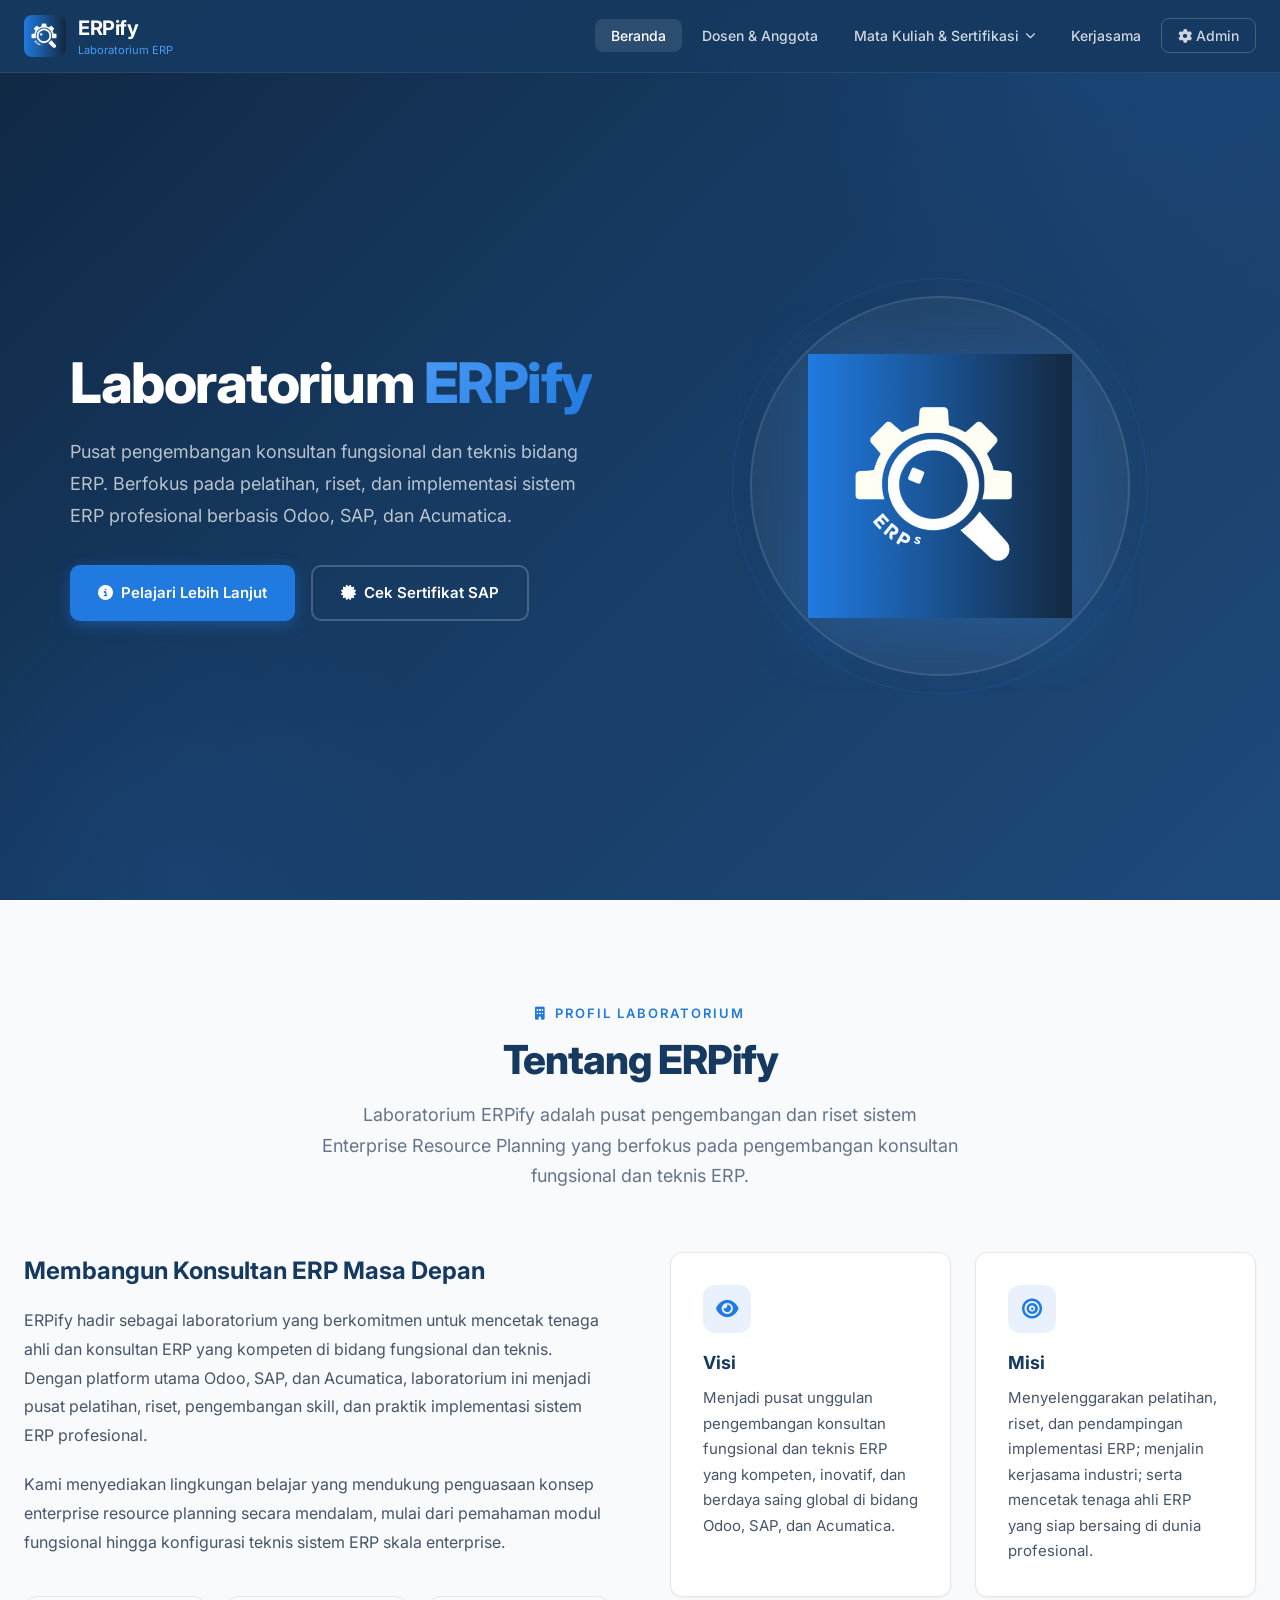
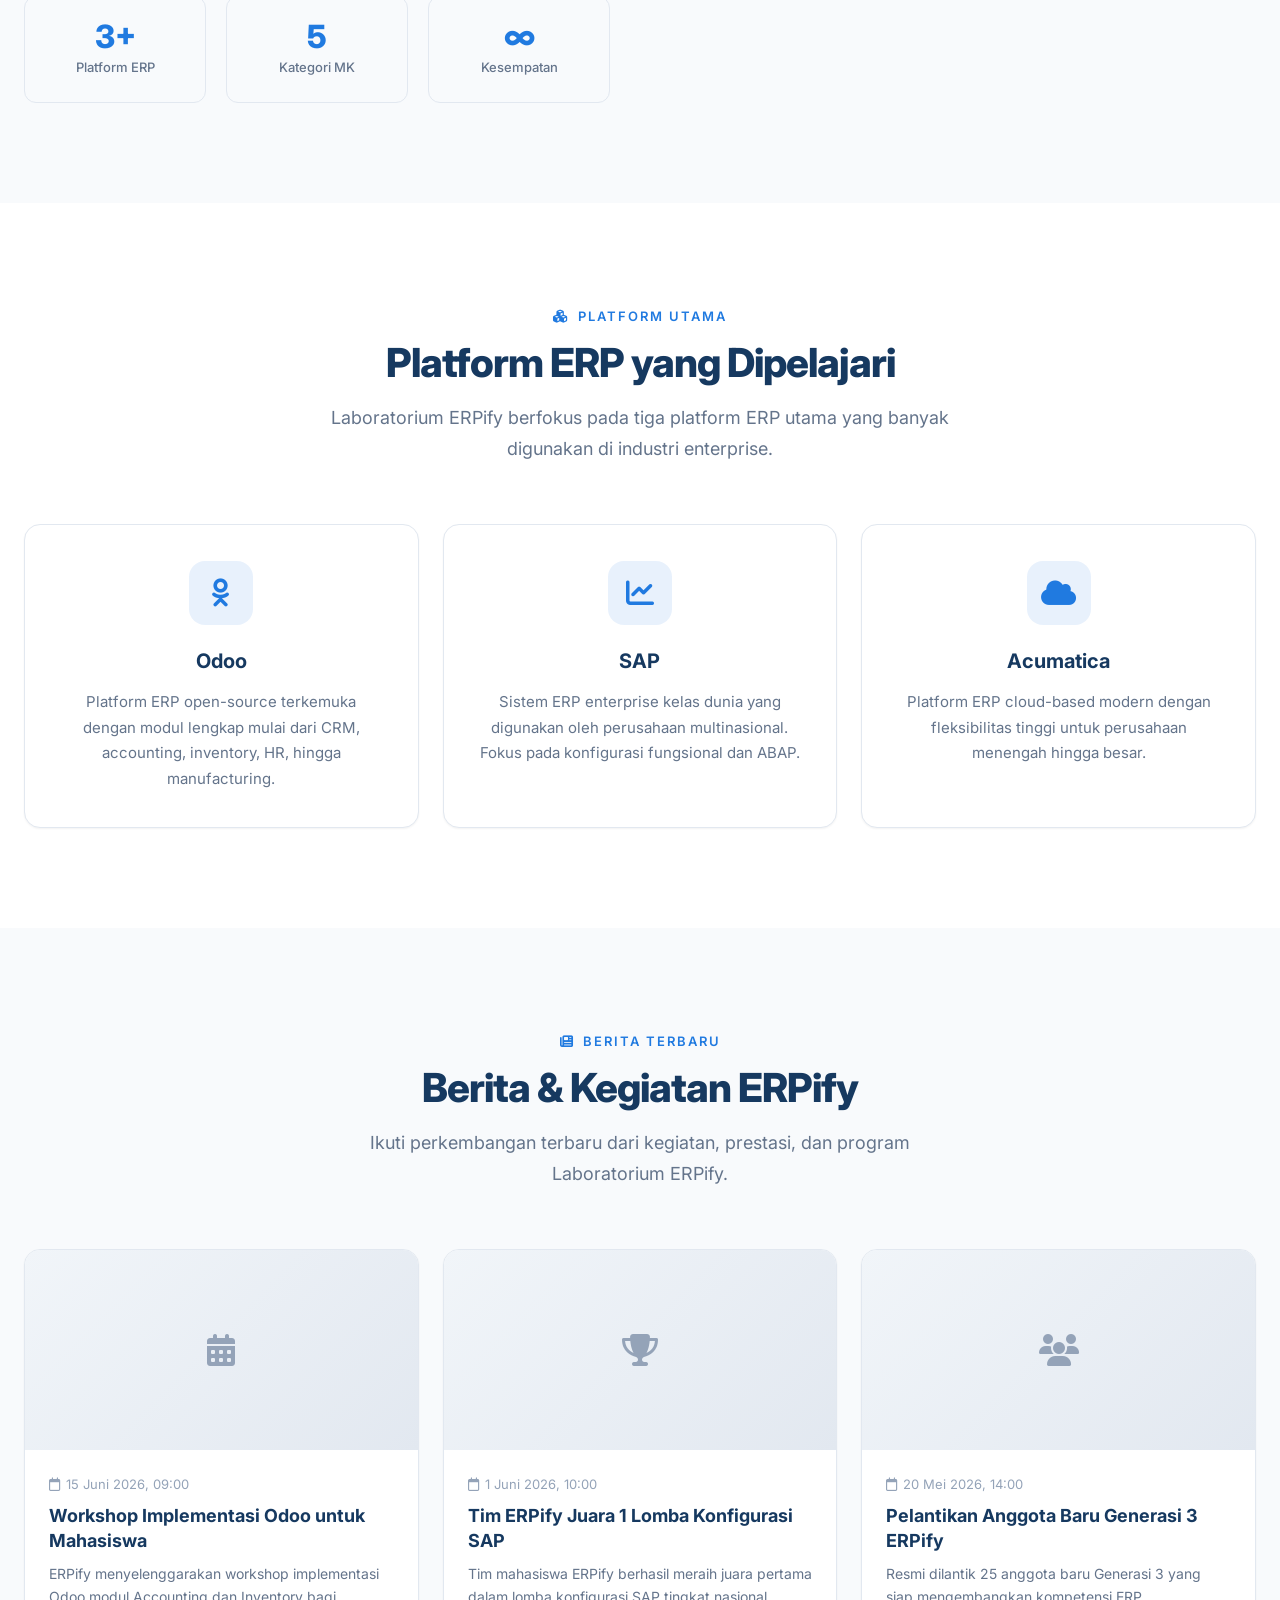
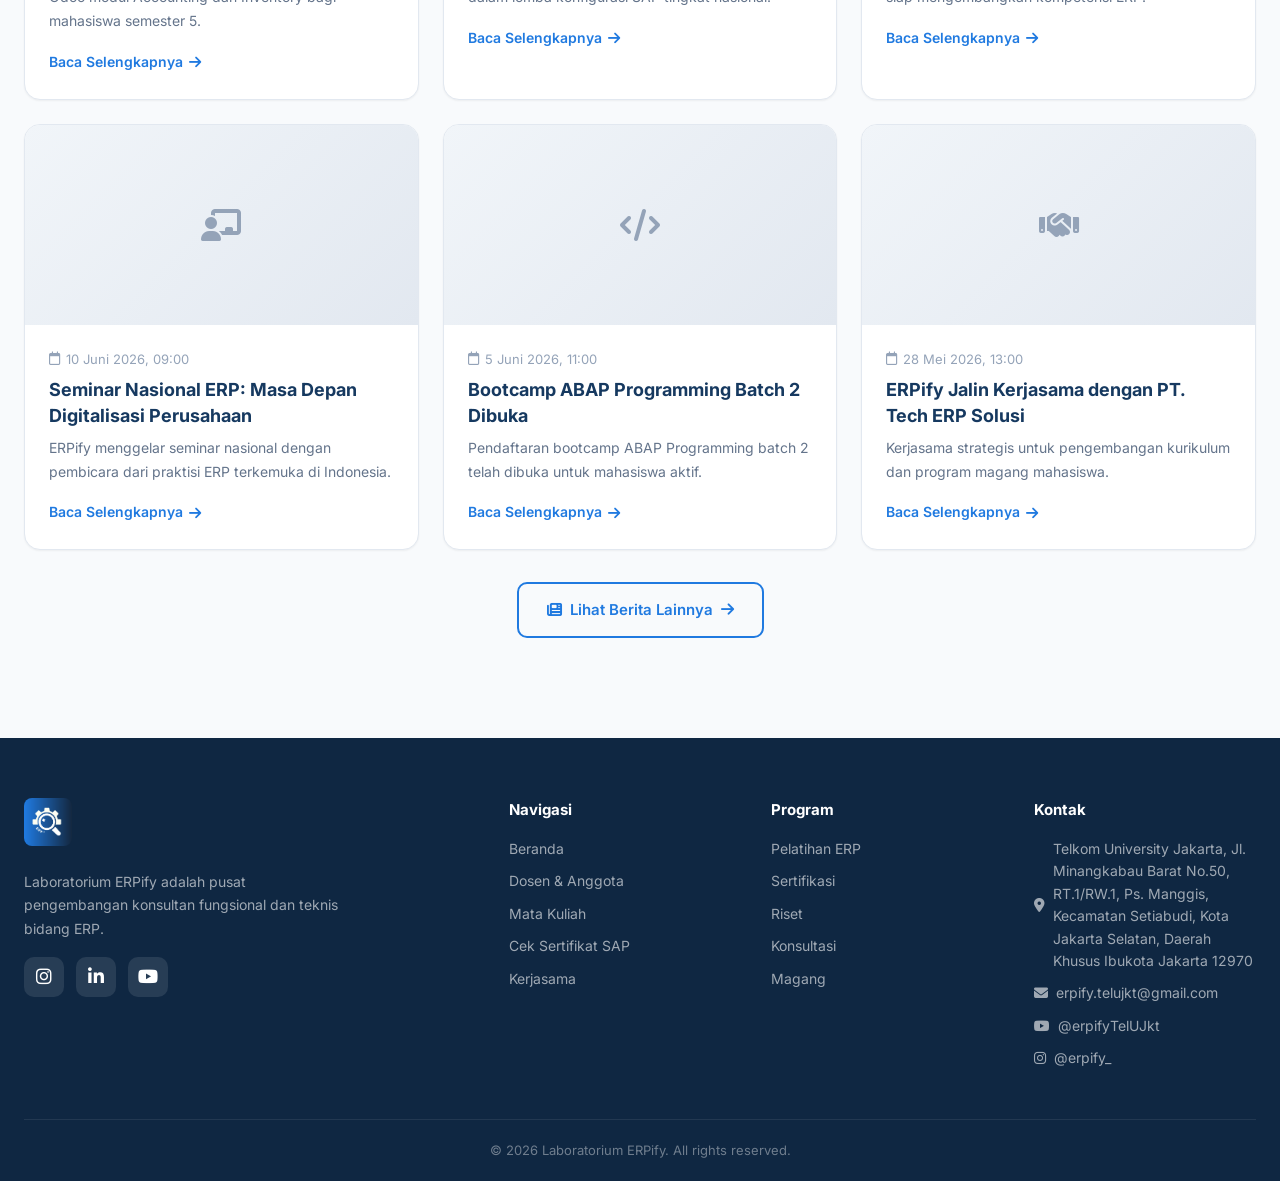
<file: index.html>
<!DOCTYPE html>
<html lang="id">
<head>
<meta charset="UTF-8">
<meta name="viewport" content="width=device-width, initial-scale=1.0">
<title>Laboratorium ERPify</title>
<link rel="preconnect" href="https://fonts.googleapis.com">
<link href="https://fonts.googleapis.com/css2?family=Inter:wght@300;400;500;600;700;800&display=swap" rel="stylesheet">
<link rel="stylesheet" href="https://cdnjs.cloudflare.com/ajax/libs/font-awesome/6.5.0/css/all.min.css">
<link rel="stylesheet" href="style.css">
</head>
<body data-page="beranda">
<nav class="navbar" id="navbar">
<div class="nav-container">
<a href="index.html" class="nav-logo">
<img src="Logo ERP.png" alt="ERPify Logo">
<div><span>ERPify</span><small>Laboratorium ERP</small></div>
</a>
<button class="nav-toggle" id="navToggle"><span></span><span></span><span></span></button>
<ul class="nav-menu" id="navMenu">
<li><a href="index.html" class="active">Beranda</a></li>
<li><a href="dosen-anggota.html">Dosen & Anggota</a></li>
<li class="nav-dropdown">
<a href="javascript:void(0)">Mata Kuliah & Sertifikasi <i class="fas fa-chevron-down"></i></a>
<div class="nav-dropdown-menu">
<a href="matakuliah.html"><i class="fas fa-book"></i> Mata Kuliah</a>
<a href="sertifikat.html"><i class="fas fa-certificate"></i> Cek Sertifikat SAP</a>
</div>
</li>
<li><a href="kerjasama.html">Kerjasama</a></li>
<li><a href="admin.html" style="border:1px solid rgba(255,255,255,0.2);"><i class="fas fa-cog"></i> Admin</a></li>
</ul>
</div>
</nav>

<!-- ===== HERO / BERANDA ===== -->
<section class="hero">
<div class="hero-content">
<div class="hero-text">
<h1>Laboratorium <span>ERPify</span></h1>
<p>Pusat pengembangan konsultan fungsional dan teknis bidang ERP. Berfokus pada pelatihan, riset, dan implementasi sistem ERP profesional berbasis Odoo, SAP, dan Acumatica.</p>
<div class="hero-buttons">
<a href="#profil" class="btn btn-primary"><i class="fas fa-info-circle"></i> Pelajari Lebih Lanjut</a>
<a href="sertifikat.html" class="btn btn-outline"><i class="fas fa-certificate"></i> Cek Sertifikat SAP</a>
</div>
</div>
<div class="hero-visual">
<div class="hero-logo-wrapper"><img src="Logo ERP.png" alt="ERPify Logo"></div>
</div>
</div>
</section>

<!-- ===== PROFIL ===== -->
<section class="section bg-light" id="profil">
<div class="section-container">
<div class="section-header fade-in">
<div class="section-label"><i class="fas fa-building"></i> Profil Laboratorium</div>
<h2 class="section-title">Tentang ERPify</h2>
<p class="section-subtitle">Laboratorium ERPify adalah pusat pengembangan dan riset sistem Enterprise Resource Planning yang berfokus pada pengembangan konsultan fungsional dan teknis ERP.</p>
</div>
<div class="about-grid">
<div class="about-content fade-in">
<h3>Membangun Konsultan ERP Masa Depan</h3>
<p>ERPify hadir sebagai laboratorium yang berkomitmen untuk mencetak tenaga ahli dan konsultan ERP yang kompeten di bidang fungsional dan teknis. Dengan platform utama Odoo, SAP, dan Acumatica, laboratorium ini menjadi pusat pelatihan, riset, pengembangan skill, dan praktik implementasi sistem ERP profesional.</p>
<p>Kami menyediakan lingkungan belajar yang mendukung penguasaan konsep enterprise resource planning secara mendalam, mulai dari pemahaman modul fungsional hingga konfigurasi teknis sistem ERP skala enterprise.</p>
<div class="about-stats">
<div class="stat-card"><div class="stat-number">3+</div><div class="stat-label">Platform ERP</div></div>
<div class="stat-card"><div class="stat-number">5</div><div class="stat-label">Kategori MK</div></div>
<div class="stat-card"><div class="stat-number">∞</div><div class="stat-label">Kesempatan</div></div>
</div>
</div>
<div class="about-vm fade-in">
<div class="vm-card">
<div class="icon"><i class="fas fa-eye"></i></div>
<h4>Visi</h4>
<p>Menjadi pusat unggulan pengembangan konsultan fungsional dan teknis ERP yang kompeten, inovatif, dan berdaya saing global di bidang Odoo, SAP, dan Acumatica.</p>
</div>
<div class="vm-card">
<div class="icon"><i class="fas fa-bullseye"></i></div>
<h4>Misi</h4>
<p>Menyelenggarakan pelatihan, riset, dan pendampingan implementasi ERP; menjalin kerjasama industri; serta mencetak tenaga ahli ERP yang siap bersaing di dunia profesional.</p>
</div>
</div>
</div>
</div>
</section>

<!-- ===== PLATFORM ===== -->
<section class="section bg-white">
<div class="section-container">
<div class="section-header fade-in">
<div class="section-label"><i class="fas fa-cubes"></i> Platform Utama</div>
<h2 class="section-title">Platform ERP yang Dipelajari</h2>
<p class="section-subtitle">Laboratorium ERPify berfokus pada tiga platform ERP utama yang banyak digunakan di industri enterprise.</p>
</div>
<div class="platforms-grid" id="platformsGrid"></div>
</div>
</section>

<!-- ===== BERITA ===== -->
<section class="section bg-light" id="berita">
<div class="section-container">
<div class="section-header fade-in">
<div class="section-label"><i class="fas fa-newspaper"></i> Berita Terbaru</div>
<h2 class="section-title">Berita & Kegiatan ERPify</h2>
<p class="section-subtitle">Ikuti perkembangan terbaru dari kegiatan, prestasi, dan program Laboratorium ERPify.</p>
</div>
<div class="berita-grid" id="beritaGrid"></div>
</div>
</section>

<!-- ===== BERITA MODAL ===== -->
<div class="modal-overlay" id="beritaModalOverlay" onclick="if(event.target===this)closeBeritaModal()">
<div class="modal-content" style="max-width:700px;">
<div class="modal-header">
<h3>Detail Berita</h3>
<button class="modal-close" onclick="closeBeritaModal()"><i class="fas fa-times"></i></button>
</div>
<div class="modal-body">
<img id="beritaModalImg" class="berita-modal-img" style="display:none;" alt="Gambar Berita">
<div class="berita-modal-date" id="beritaModalDate"></div>
<h4 class="berita-modal-title" id="beritaModalTitle"></h4>
<div class="berita-modal-desc" id="beritaModalDesc"></div>
</div>
</div>
</div>

<footer class="footer">
<div class="footer-container">
<div class="footer-brand">
<img src="Logo ERP.png" alt="ERPify Logo">
<p>Laboratorium ERPify adalah pusat pengembangan konsultan fungsional dan teknis bidang ERP.</p>
<div class="footer-social">
<a href="https://instagram.com/erpify_" target="_blank"><i class="fab fa-instagram"></i></a>
<a href="https://linkedin.com/company/erpify-laboratory" target="_blank"><i class="fab fa-linkedin-in"></i></a>
<a href="https://www.youtube.com/@erpifyTelUJkt" target="_blank"><i class="fab fa-youtube"></i></a>
</div>
</div>
<div><h4>Navigasi</h4><ul><li><a href="index.html">Beranda</a></li><li><a href="dosen-anggota.html">Dosen & Anggota</a></li><li><a href="matakuliah.html">Mata Kuliah</a></li><li><a href="sertifikat.html">Cek Sertifikat SAP</a></li><li><a href="kerjasama.html">Kerjasama</a></li></ul></div>
<div><h4>Program</h4><ul><li><a href="#">Pelatihan ERP</a></li><li><a href="#">Sertifikasi</a></li><li><a href="#">Riset</a></li><li><a href="#">Konsultasi</a></li><li><a href="#">Magang</a></li></ul></div>
<div><h4>Kontak</h4><ul><li><a href="#"><i class="fas fa-map-marker-alt"></i> Telkom University Jakarta, Jl. Minangkabau Barat No.50, RT.1/RW.1, Ps. Manggis, Kecamatan Setiabudi, Kota Jakarta Selatan, Daerah Khusus Ibukota Jakarta 12970</a></li><li><a href="mailto:erpify.telujkt@gmail.com"><i class="fas fa-envelope"></i> erpify.telujkt@gmail.com</a></li><li><a href="https://www.youtube.com/@erpifyTelUJkt" target="_blank"><i class="fab fa-youtube"></i> @erpifyTelUJkt</a></li><li><a href="https://instagram.com/erpify_" target="_blank"><i class="fab fa-instagram"></i> @erpify_</a></li></ul></div>
</div>
<div class="footer-bottom">&copy; 2026 Laboratorium ERPify. All rights reserved.</div>
</footer>

<script src="data.js"></script>
<script>
(async function() {
    await loadData();   // ambil data bersama dari server (fallback localStorage bila offline)
    renderPlatforms();
    renderBerita();
    initNavbar();
    initFadeIn();
    applyPageSettings();
})();
</script>
</body>
</html>
</file>
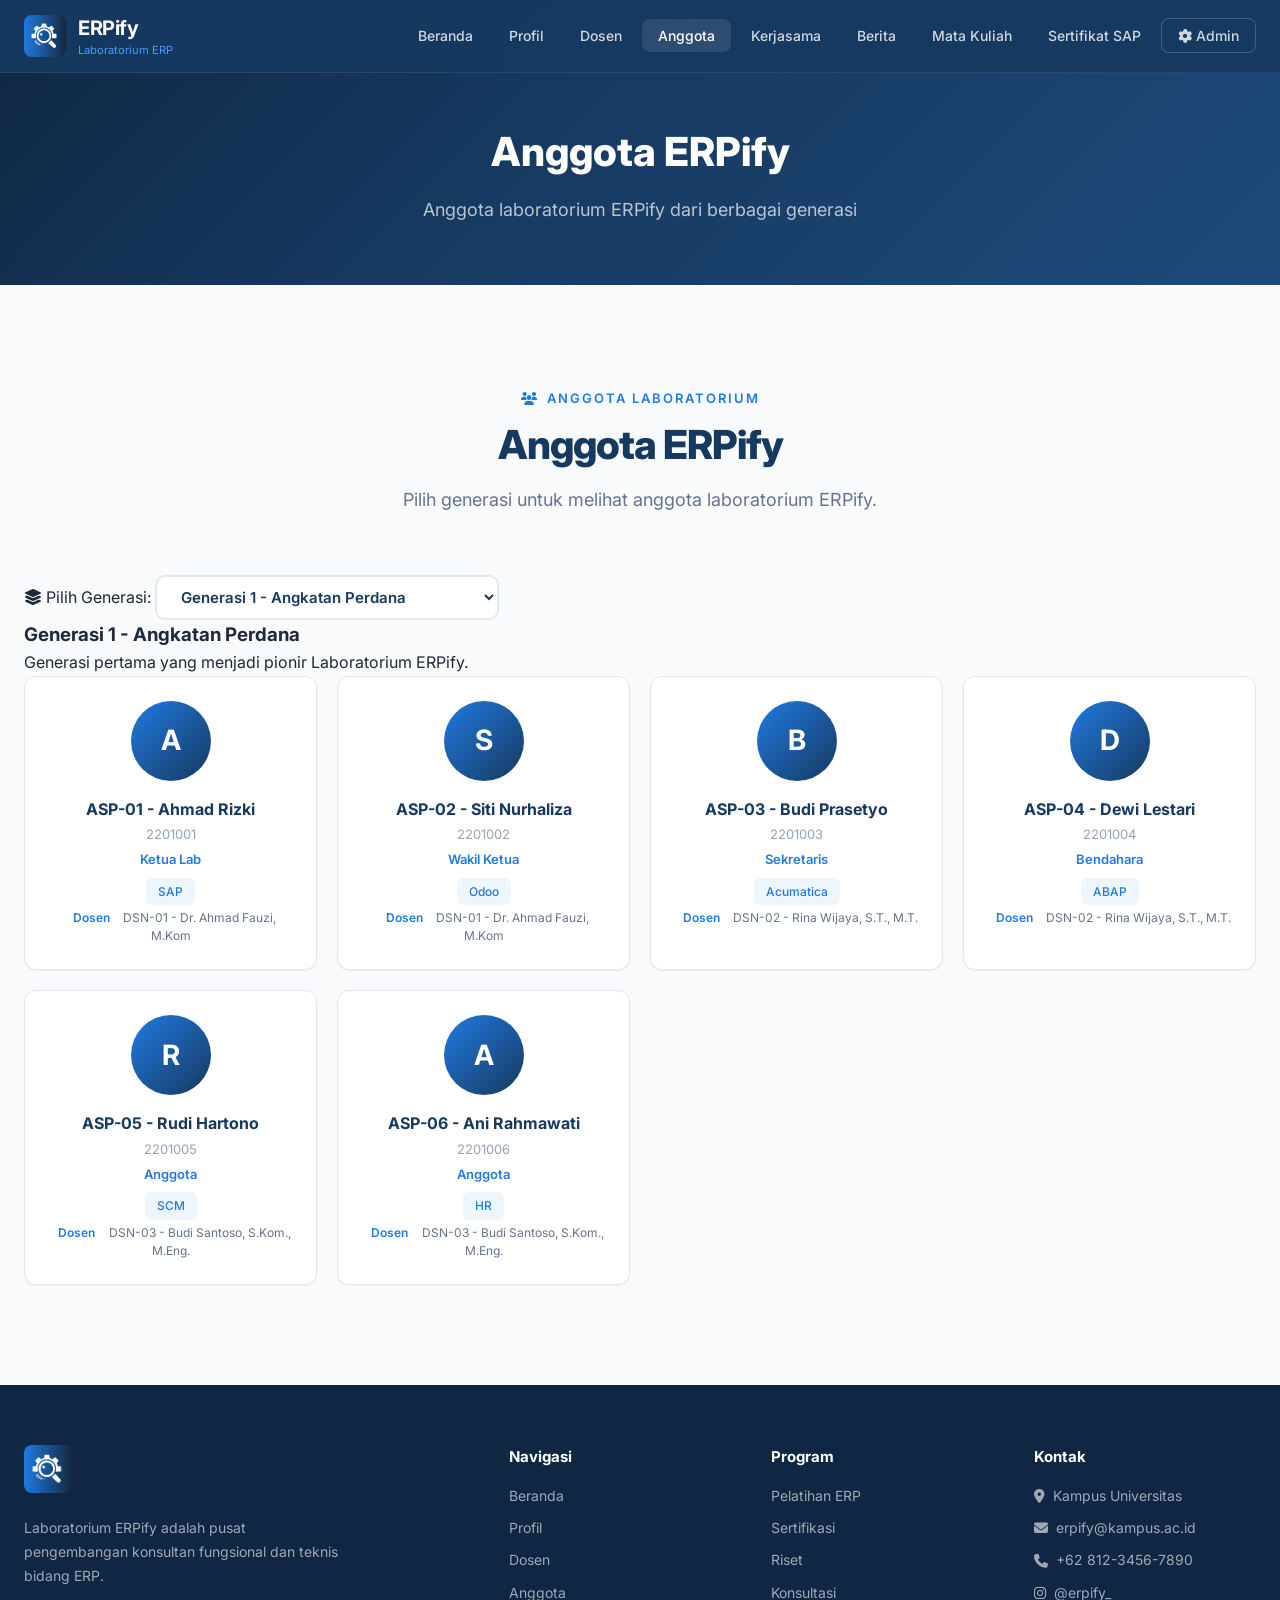
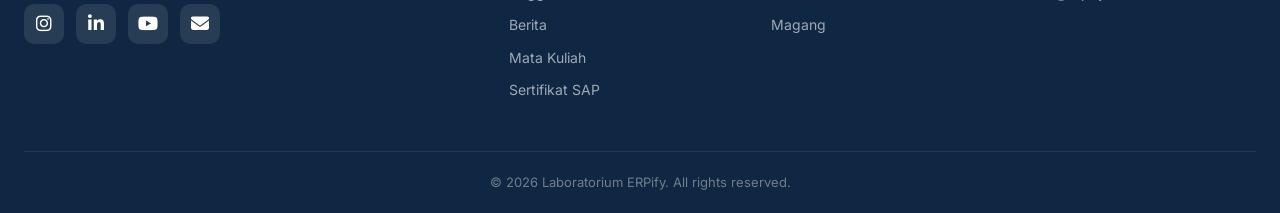
<file: anggota.html>
<!DOCTYPE html>
<html lang="id">
<head>
<meta charset="UTF-8">
<meta name="viewport" content="width=device-width, initial-scale=1.0">
<title>Anggota - Laboratorium ERPify</title>
<link rel="preconnect" href="https://fonts.googleapis.com">
<link href="https://fonts.googleapis.com/css2?family=Inter:wght@300;400;500;600;700;800&display=swap" rel="stylesheet">
<link rel="stylesheet" href="https://cdnjs.cloudflare.com/ajax/libs/font-awesome/6.5.0/css/all.min.css">
<link rel="stylesheet" href="style.css">
</head>
<body>
<nav class="navbar" id="navbar">
<div class="nav-container">
<a href="index.html" class="nav-logo"><img src="Logo ERP.png" alt="ERPify Logo"><div><span>ERPify</span><small>Laboratorium ERP</small></div></a>
<button class="nav-toggle" id="navToggle"><span></span><span></span><span></span></button>
<ul class="nav-menu" id="navMenu">
<li><a href="index.html">Beranda</a></li>
<li><a href="profil.html">Profil</a></li>
<li><a href="dosen.html">Dosen</a></li>
<li><a href="anggota.html" class="active">Anggota</a></li>
<li><a href="kerjasama.html">Kerjasama</a></li>
<li><a href="berita.html">Berita</a></li>
<li><a href="matakuliah.html">Mata Kuliah</a></li>
<li><a href="sertifikat.html">Sertifikat SAP</a></li>
<li><a href="admin.html" style="border:1px solid rgba(255,255,255,0.2);"><i class="fas fa-cog"></i> Admin</a></li>
</ul>
</div>
</nav>

<div class="page-hero">
<h1>Anggota ERPify</h1>
<p>Anggota laboratorium ERPify dari berbagai generasi</p>
</div>

<section class="section bg-light">
<div class="section-container">
<div class="section-header fade-in">
<div class="section-label"><i class="fas fa-users"></i> Anggota Laboratorium</div>
<h2 class="section-title">Anggota ERPify</h2>
<p class="section-subtitle">Pilih generasi untuk melihat anggota laboratorium ERPify.</p>
</div>
<div class="generasi-control fade-in">
<label><i class="fas fa-layer-group"></i> Pilih Generasi:</label>
<select class="generasi-select" id="generasiSelect" onchange="renderAnggota(this.value)"></select>
</div>
<div class="generasi-info fade-in">
<h3 id="genTitle">Generasi 1 - Angkatan Perdana</h3>
<p id="genDesc">Generasi pertama yang menjadi pionir Laboratorium ERPify.</p>
</div>
<div class="anggota-grid" id="anggotaGrid"></div>
</div>
</section>

<footer class="footer">
<div class="footer-container">
<div class="footer-brand">
<img src="Logo ERP.png" alt="ERPify Logo">
<p>Laboratorium ERPify adalah pusat pengembangan konsultan fungsional dan teknis bidang ERP.</p>
<div class="footer-social">
<a href="https://instagram.com/erpify_" target="_blank"><i class="fab fa-instagram"></i></a>
<a href="#"><i class="fab fa-linkedin-in"></i></a>
<a href="#"><i class="fab fa-youtube"></i></a>
<a href="#"><i class="fas fa-envelope"></i></a>
</div>
</div>
<div><h4>Navigasi</h4><ul><li><a href="index.html">Beranda</a></li><li><a href="profil.html">Profil</a></li><li><a href="dosen.html">Dosen</a></li><li><a href="anggota.html">Anggota</a></li><li><a href="berita.html">Berita</a></li><li><a href="matakuliah.html">Mata Kuliah</a></li><li><a href="sertifikat.html">Sertifikat SAP</a></li></ul></div>
<div><h4>Program</h4><ul><li><a href="#">Pelatihan ERP</a></li><li><a href="#">Sertifikasi</a></li><li><a href="#">Riset</a></li><li><a href="#">Konsultasi</a></li><li><a href="#">Magang</a></li></ul></div>
<div><h4>Kontak</h4><ul><li><a href="#"><i class="fas fa-map-marker-alt"></i> Kampus Universitas</a></li><li><a href="#"><i class="fas fa-envelope"></i> erpify@kampus.ac.id</a></li><li><a href="#"><i class="fas fa-phone"></i> +62 812-3456-7890</a></li><li><a href="https://instagram.com/erpify_" target="_blank"><i class="fab fa-instagram"></i> @erpify_</a></li></ul></div>
</div>
<div class="footer-bottom">&copy; 2026 Laboratorium ERPify. All rights reserved.</div>
</footer>

<script src="data.js"></script>
<script>
renderGenerasiSelect();
document.getElementById('navToggle').addEventListener('click', function(){this.classList.toggle('active');document.getElementById('navMenu').classList.toggle('active');});
document.querySelectorAll('.nav-menu a').forEach(l=>l.addEventListener('click',()=>{document.getElementById('navToggle').classList.remove('active');document.getElementById('navMenu').classList.remove('active');}));
window.addEventListener('scroll',()=>{document.getElementById('navbar').classList.toggle('scrolled',window.scrollY>50);});
const observer=new IntersectionObserver((e)=>{e.forEach(e=>{if(e.isIntersecting){e.target.classList.add('visible');observer.unobserve(e.target);}})},{threshold:0.1});
document.querySelectorAll('.fade-in').forEach(el=>observer.observe(el));
</script>
</body>
</html>
</file>
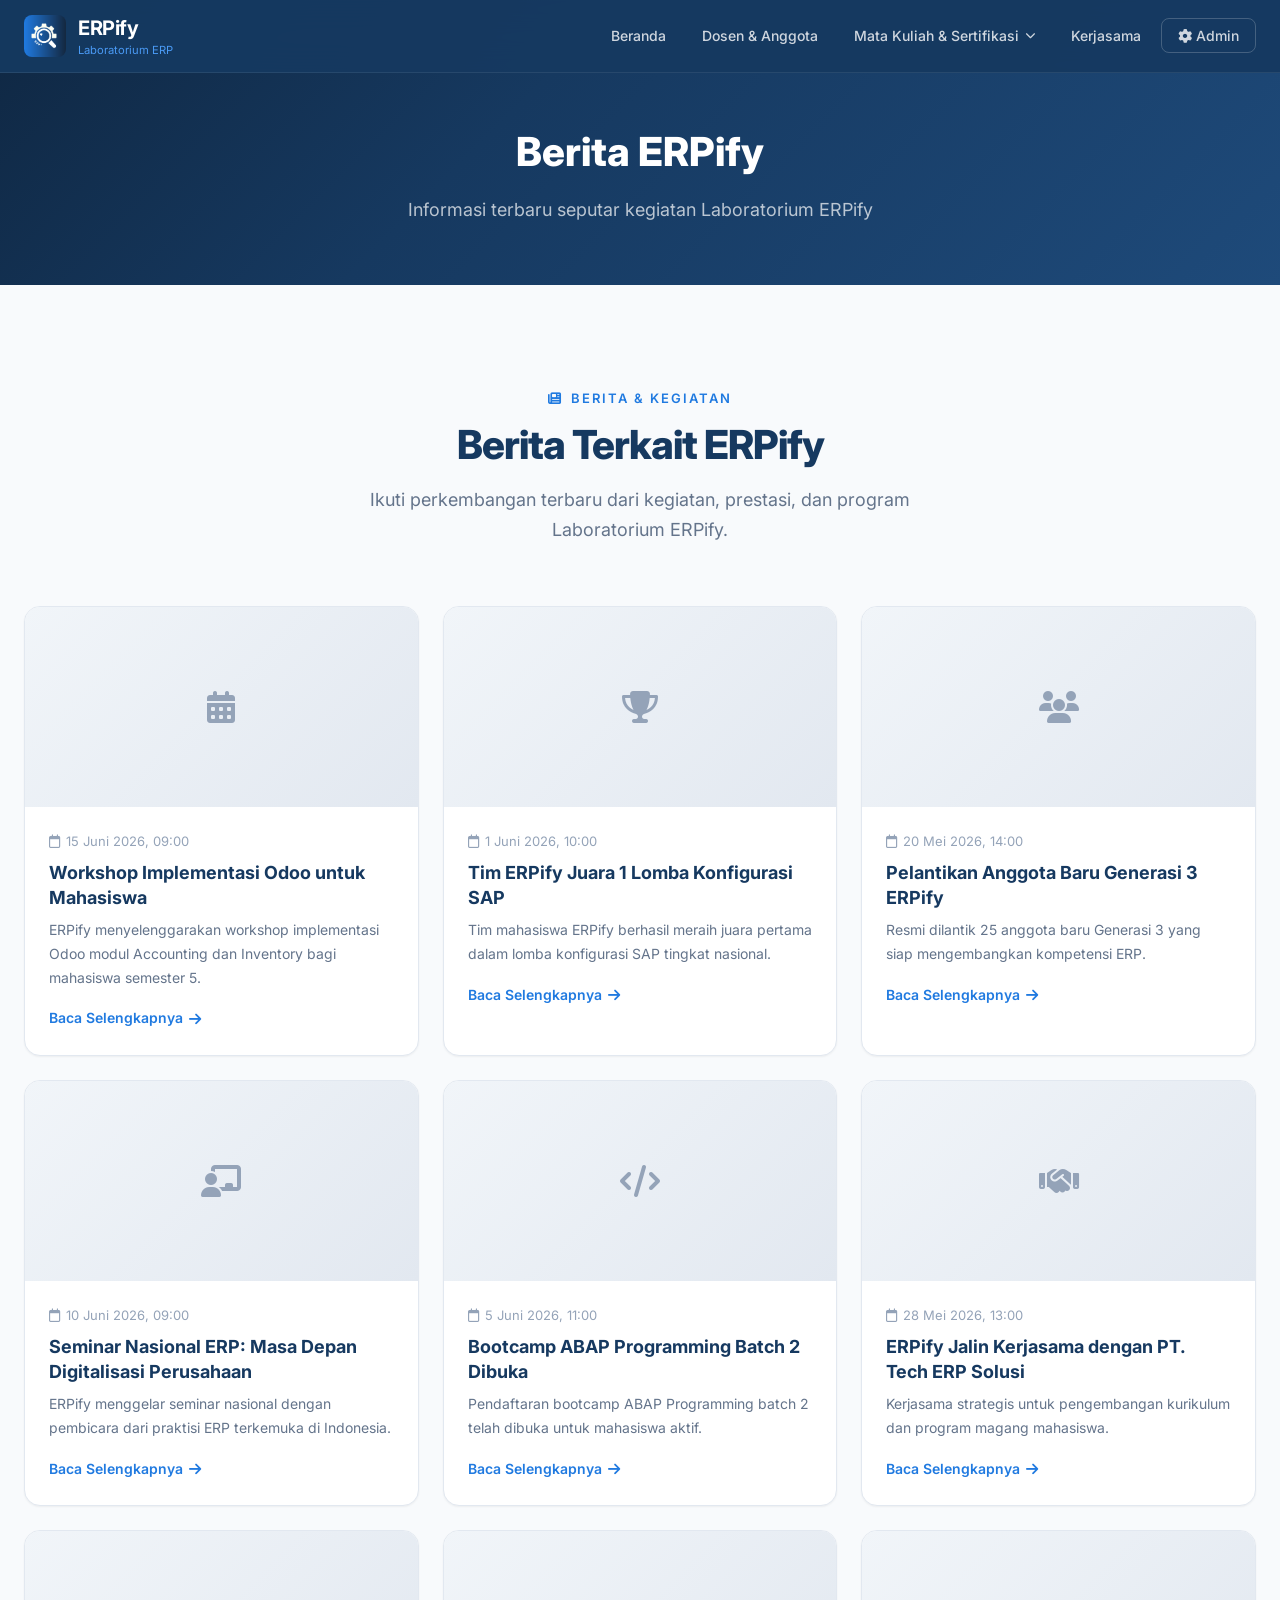
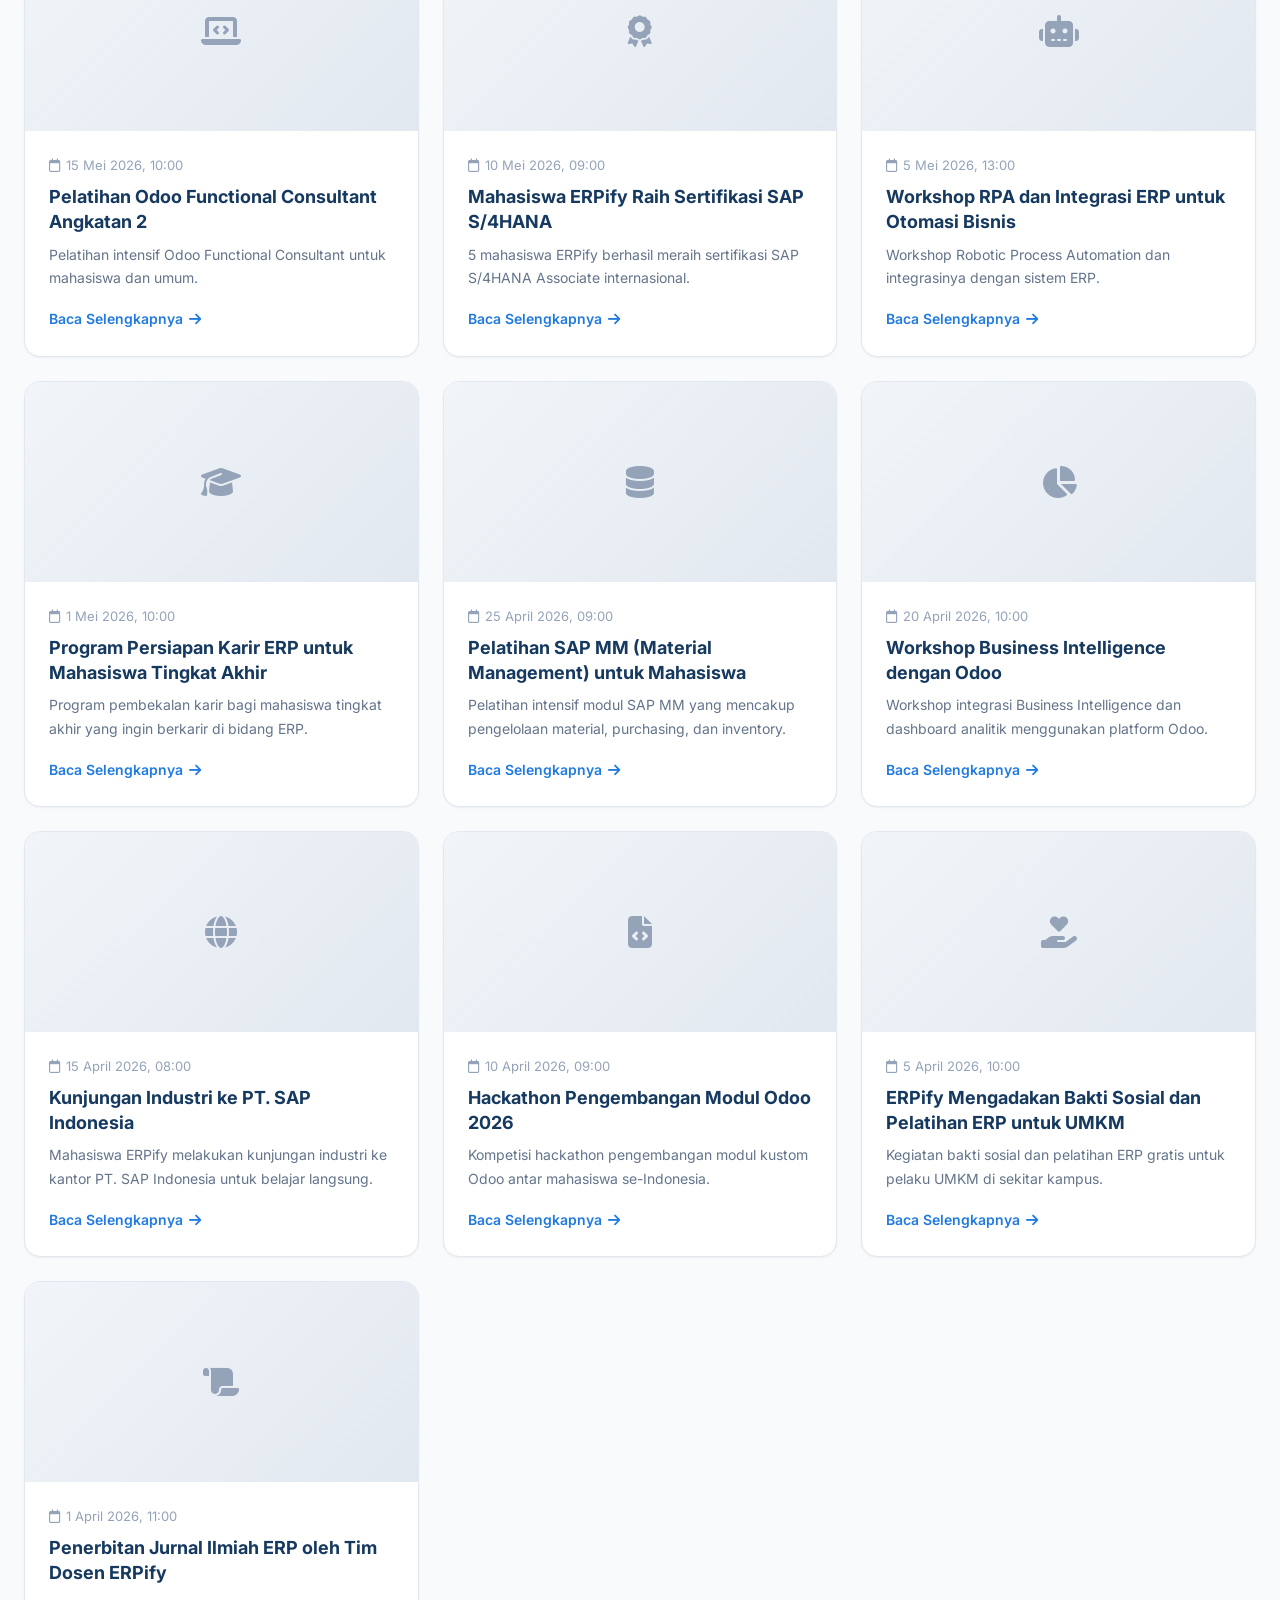
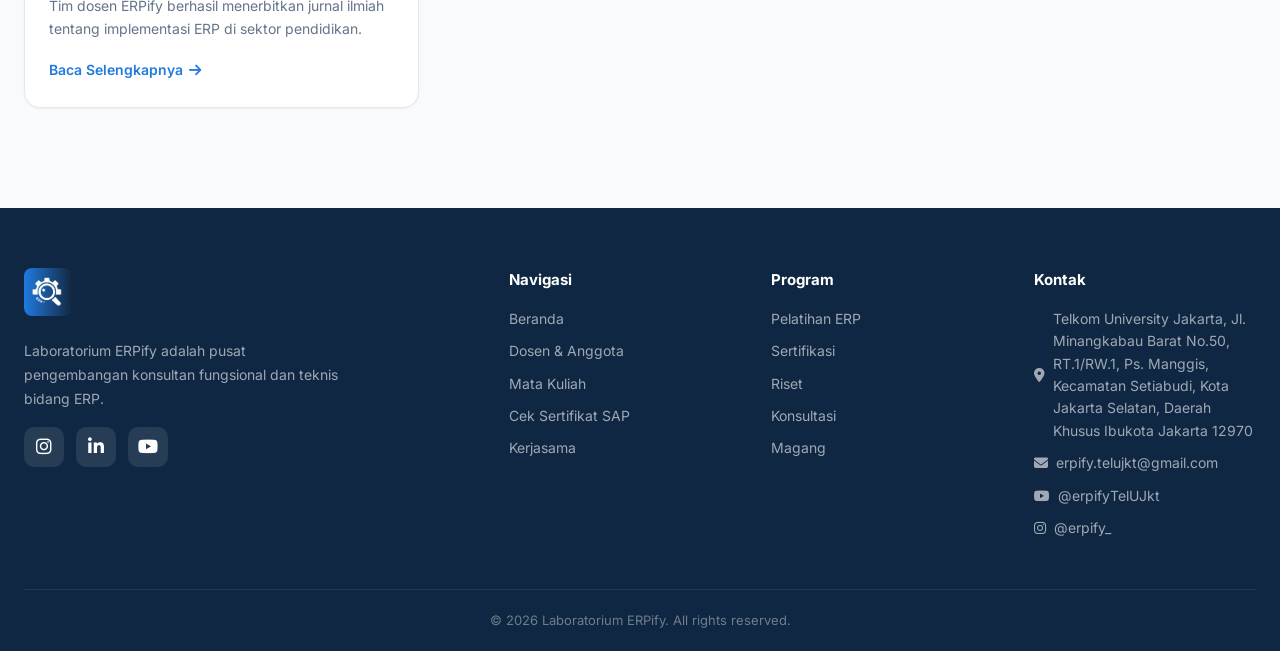
<file: berita.html>
<!DOCTYPE html>
<html lang="id">
<head>
<meta charset="UTF-8">
<meta name="viewport" content="width=device-width, initial-scale=1.0">
<title>Berita - ERPify</title>
<link rel="preconnect" href="https://fonts.googleapis.com">
<link href="https://fonts.googleapis.com/css2?family=Inter:wght@300;400;500;600;700;800&display=swap" rel="stylesheet">
<link rel="stylesheet" href="https://cdnjs.cloudflare.com/ajax/libs/font-awesome/6.5.0/css/all.min.css">
<link rel="stylesheet" href="style.css">
</head>
<body data-page="berita">
<nav class="navbar" id="navbar">
<div class="nav-container">
<a href="index.html" class="nav-logo">
<img src="Logo ERP.png" alt="ERPify Logo">
<div><span>ERPify</span><small>Laboratorium ERP</small></div>
</a>
<button class="nav-toggle" id="navToggle"><span></span><span></span><span></span></button>
<ul class="nav-menu" id="navMenu">
<li><a href="index.html">Beranda</a></li>
<li><a href="dosen-anggota.html">Dosen & Anggota</a></li>
<li class="nav-dropdown">
<a href="javascript:void(0)">Mata Kuliah & Sertifikasi <i class="fas fa-chevron-down"></i></a>
<div class="nav-dropdown-menu">
<a href="matakuliah.html"><i class="fas fa-book"></i> Mata Kuliah</a>
<a href="sertifikat.html"><i class="fas fa-certificate"></i> Cek Sertifikat SAP</a>
</div>
</li>
<li><a href="kerjasama.html">Kerjasama</a></li>
<li><a href="admin.html" style="border:1px solid rgba(255,255,255,0.2);"><i class="fas fa-cog"></i> Admin</a></li>
</ul>
</div>
</nav>

<section class="page-hero">
<div class="section-container">
<h1>Berita <span>ERPify</span></h1>
<p>Informasi terbaru seputar kegiatan Laboratorium ERPify</p>
</div>
</section>

<section class="section bg-light">
<div class="section-container">
<div class="section-header fade-in">
<div class="section-label"><i class="fas fa-newspaper"></i> Berita & Kegiatan</div>
<h2 class="section-title">Berita Terkait ERPify</h2>
<p class="section-subtitle">Ikuti perkembangan terbaru dari kegiatan, prestasi, dan program Laboratorium ERPify.</p>
</div>
<div class="berita-grid" id="beritaGrid"></div>
</div>
</section>

<!-- ===== BERITA MODAL ===== -->
<div class="modal-overlay" id="beritaModalOverlay" onclick="if(event.target===this)closeBeritaModal()">
<div class="modal-content" style="max-width:700px;">
<div class="modal-header">
<h3>Detail Berita</h3>
<button class="modal-close" onclick="closeBeritaModal()"><i class="fas fa-times"></i></button>
</div>
<div class="modal-body">
<img id="beritaModalImg" class="berita-modal-img" style="display:none;" alt="Gambar Berita">
<div class="berita-modal-date" id="beritaModalDate"></div>
<h4 class="berita-modal-title" id="beritaModalTitle"></h4>
<div class="berita-modal-desc" id="beritaModalDesc"></div>
</div>
</div>
</div>

<footer class="footer">
<div class="footer-container">
<div class="footer-brand">
<img src="Logo ERP.png" alt="ERPify Logo">
<p>Laboratorium ERPify adalah pusat pengembangan konsultan fungsional dan teknis bidang ERP.</p>
<div class="footer-social">
<a href="https://instagram.com/erpify_" target="_blank"><i class="fab fa-instagram"></i></a>
<a href="https://linkedin.com/company/erpify-laboratory" target="_blank"><i class="fab fa-linkedin-in"></i></a>
<a href="https://www.youtube.com/@erpifyTelUJkt" target="_blank"><i class="fab fa-youtube"></i></a>
</div>
</div>
<div><h4>Navigasi</h4><ul><li><a href="index.html">Beranda</a></li><li><a href="dosen-anggota.html">Dosen & Anggota</a></li><li><a href="matakuliah.html">Mata Kuliah</a></li><li><a href="sertifikat.html">Cek Sertifikat SAP</a></li><li><a href="kerjasama.html">Kerjasama</a></li></ul></div>
<div><h4>Program</h4><ul><li><a href="#">Pelatihan ERP</a></li><li><a href="#">Sertifikasi</a></li><li><a href="#">Riset</a></li><li><a href="#">Konsultasi</a></li><li><a href="#">Magang</a></li></ul></div>
<div><h4>Kontak</h4><ul><li><a href="#"><i class="fas fa-map-marker-alt"></i> Telkom University Jakarta, Jl. Minangkabau Barat No.50, RT.1/RW.1, Ps. Manggis, Kecamatan Setiabudi, Kota Jakarta Selatan, Daerah Khusus Ibukota Jakarta 12970</a></li><li><a href="mailto:erpify.telujkt@gmail.com"><i class="fas fa-envelope"></i> erpify.telujkt@gmail.com</a></li><li><a href="https://www.youtube.com/@erpifyTelUJkt" target="_blank"><i class="fab fa-youtube"></i> @erpifyTelUJkt</a></li><li><a href="https://instagram.com/erpify_" target="_blank"><i class="fab fa-instagram"></i> @erpify_</a></li></ul></div>
</div>
<div class="footer-bottom">&copy; 2026 Laboratorium ERPify. All rights reserved.</div>
</footer>

<script src="data.js"></script>
<script>
(async function() {
    await loadData();
    renderBerita();
    initNavbar();
    initFadeIn();
    applyPageSettings();
})();
</script>
</body>
</html>
</file>
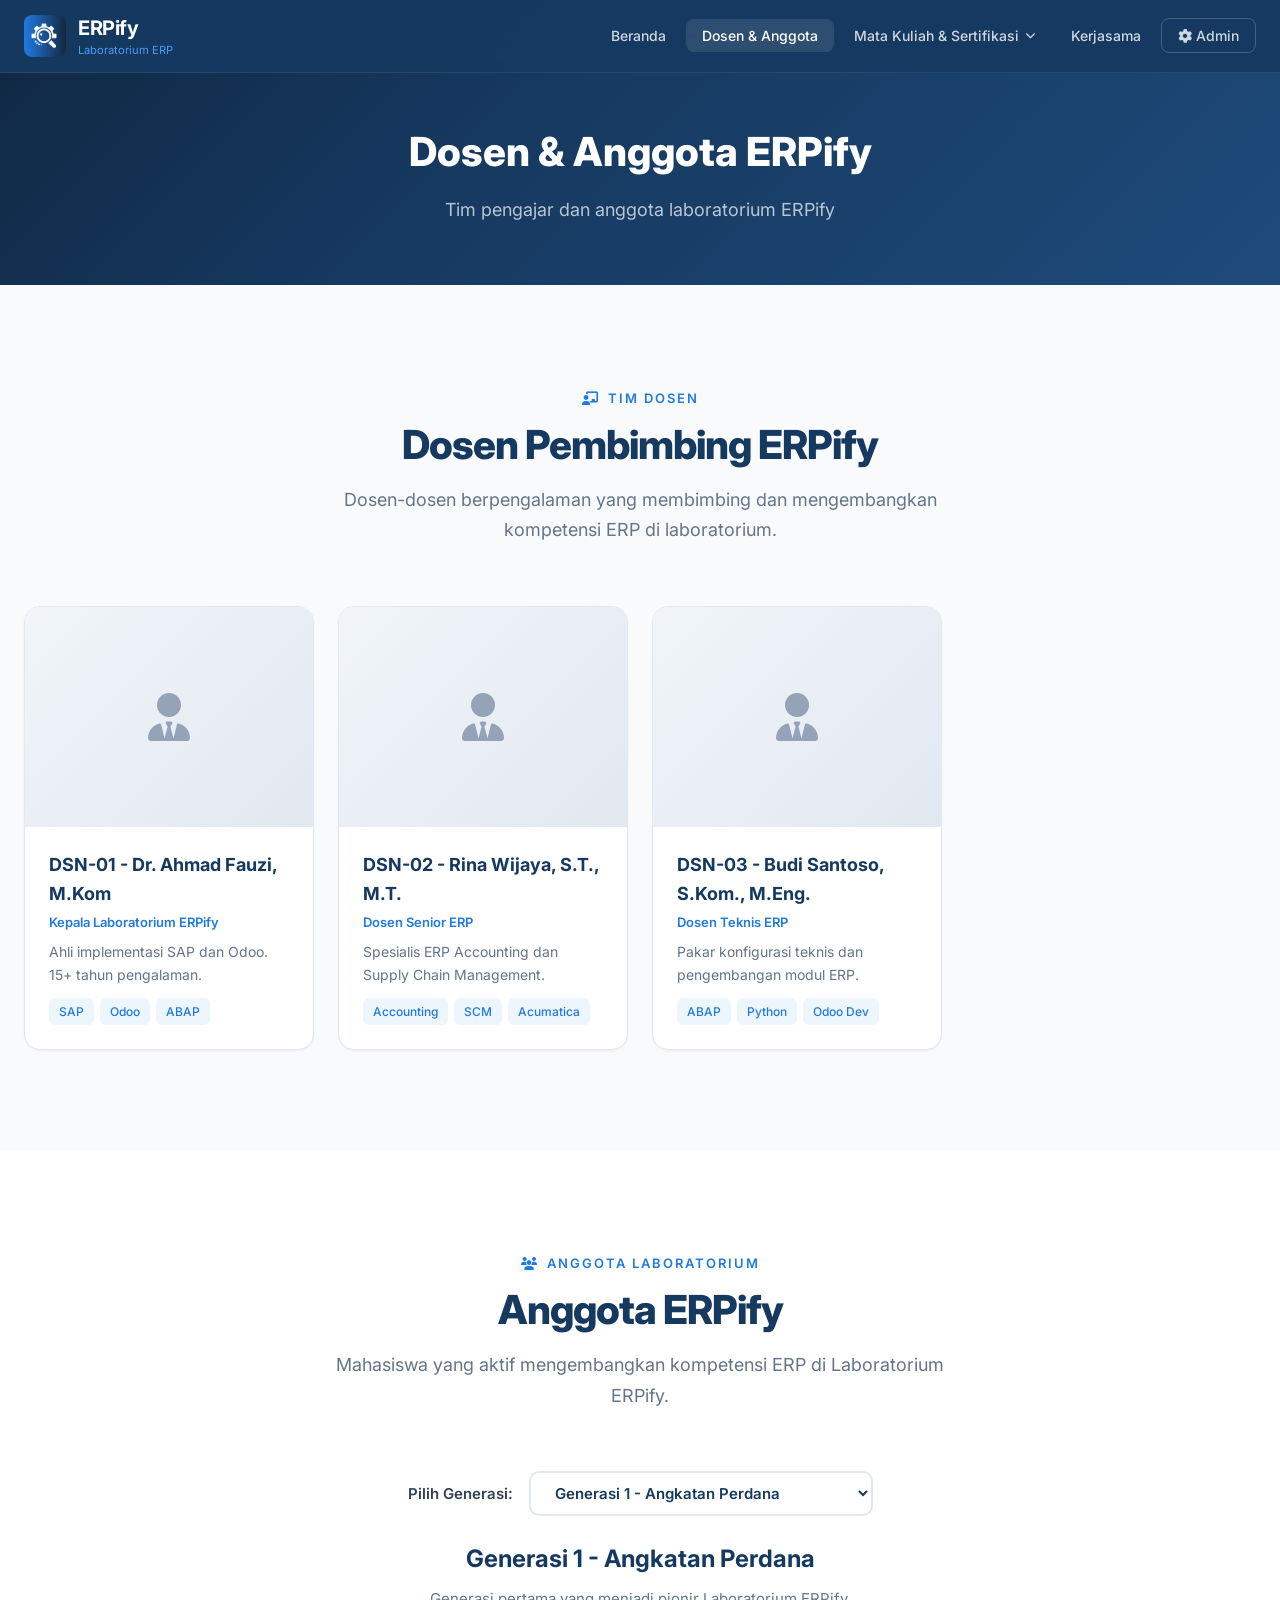
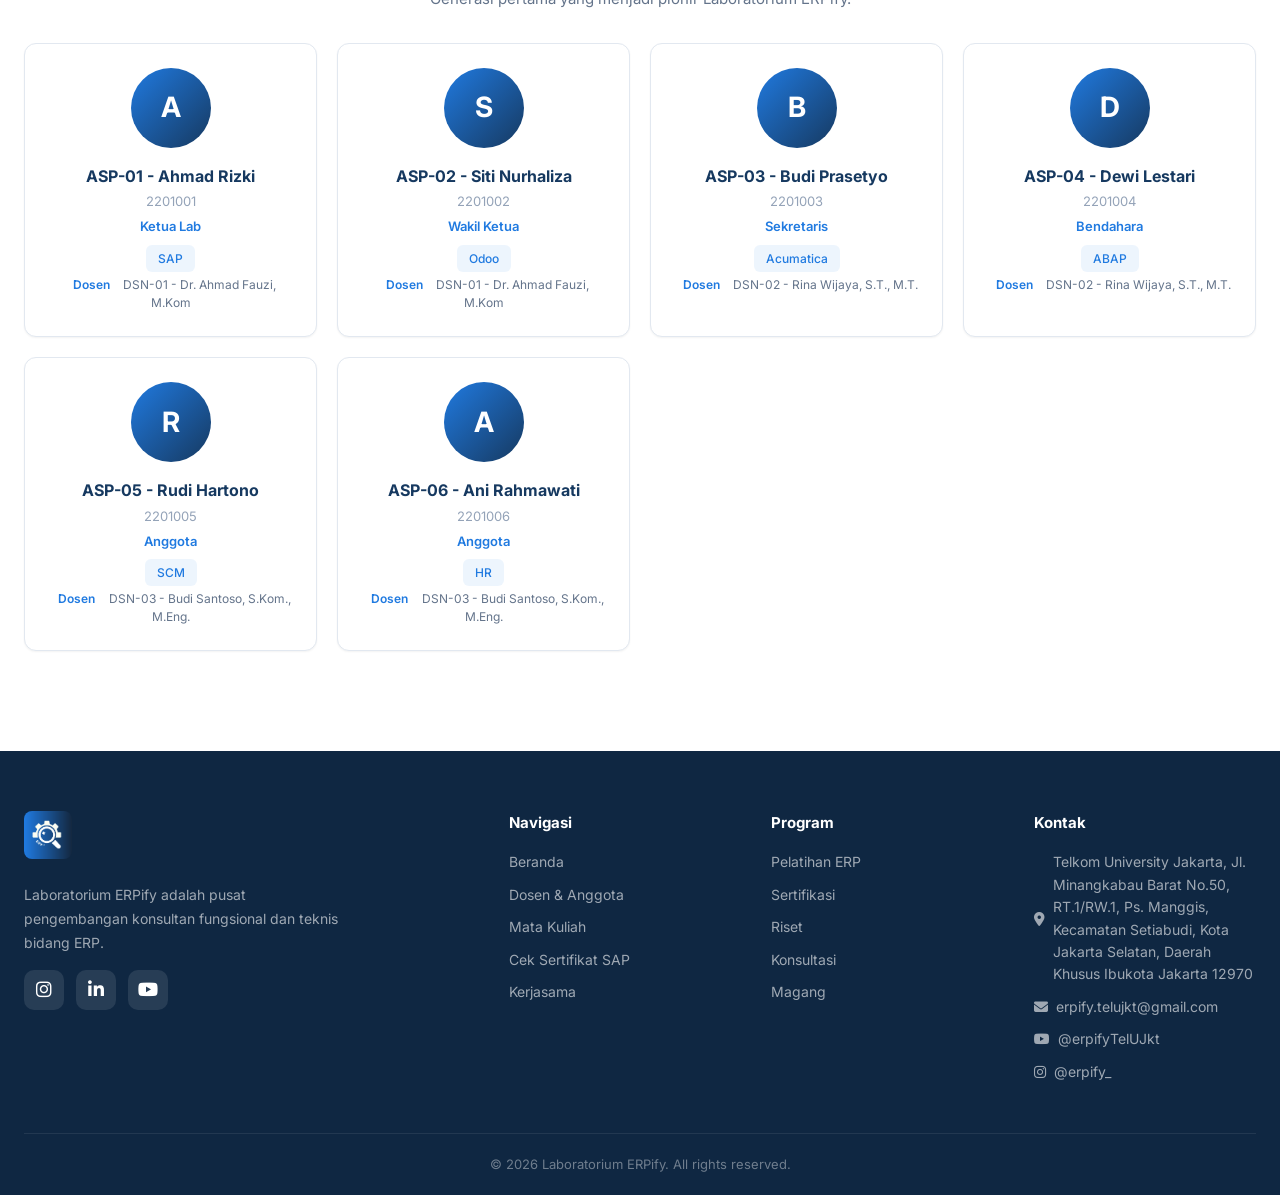
<file: dosen-anggota.html>
<!DOCTYPE html>
<html lang="id">
<head>
<meta charset="UTF-8">
<meta name="viewport" content="width=device-width, initial-scale=1.0">
<title>Dosen & Anggota - ERPify</title>
<link rel="preconnect" href="https://fonts.googleapis.com">
<link href="https://fonts.googleapis.com/css2?family=Inter:wght@300;400;500;600;700;800&display=swap" rel="stylesheet">
<link rel="stylesheet" href="https://cdnjs.cloudflare.com/ajax/libs/font-awesome/6.5.0/css/all.min.css">
<link rel="stylesheet" href="style.css">
</head>
<body data-page="dosen">
<nav class="navbar" id="navbar">
<div class="nav-container">
<a href="index.html" class="nav-logo">
<img src="Logo ERP.png" alt="ERPify Logo">
<div><span>ERPify</span><small>Laboratorium ERP</small></div>
</a>
<button class="nav-toggle" id="navToggle"><span></span><span></span><span></span></button>
<ul class="nav-menu" id="navMenu">
<li><a href="index.html">Beranda</a></li>
<li><a href="dosen-anggota.html" class="active">Dosen & Anggota</a></li>
<li class="nav-dropdown">
<a href="javascript:void(0)">Mata Kuliah & Sertifikasi <i class="fas fa-chevron-down"></i></a>
<div class="nav-dropdown-menu">
<a href="matakuliah.html"><i class="fas fa-book"></i> Mata Kuliah</a>
<a href="sertifikat.html"><i class="fas fa-certificate"></i> Cek Sertifikat SAP</a>
</div>
</li>
<li><a href="kerjasama.html">Kerjasama</a></li>
<li><a href="admin.html" style="border:1px solid rgba(255,255,255,0.2);"><i class="fas fa-cog"></i> Admin</a></li>
</ul>
</div>
</nav>

<section class="page-hero">
<div class="section-container">
<h1>Dosen & Anggota <span>ERPify</span></h1>
<p>Tim pengajar dan anggota laboratorium ERPify</p>
</div>
</section>

<section class="section bg-light">
<div class="section-container">
<div class="section-header fade-in">
<div class="section-label"><i class="fas fa-chalkboard-teacher"></i> Tim Dosen</div>
<h2 class="section-title">Dosen Pembimbing ERPify</h2>
<p class="section-subtitle">Dosen-dosen berpengalaman yang membimbing dan mengembangkan kompetensi ERP di laboratorium.</p>
</div>
<div class="dosen-grid" id="dosenGrid"></div>
</div>
</section>

<section class="section bg-white">
<div class="section-container">
<div class="section-header fade-in">
<div class="section-label"><i class="fas fa-users"></i> Anggota Laboratorium</div>
<h2 class="section-title">Anggota ERPify</h2>
<p class="section-subtitle">Mahasiswa yang aktif mengembangkan kompetensi ERP di Laboratorium ERPify.</p>
</div>
<div class="generasi-filter fade-in">
<label for="generasiSelect">Pilih Generasi:</label>
<select id="generasiSelect" class="generasi-select" onchange="renderAnggota(this.value)"></select>
</div>
<h3 id="genTitle" class="gen-title"></h3>
<p id="genDesc" class="gen-desc"></p>
<div class="anggota-grid" id="anggotaGrid"></div>
</div>
</section>

<footer class="footer">
<div class="footer-container">
<div class="footer-brand">
<img src="Logo ERP.png" alt="ERPify Logo">
<p>Laboratorium ERPify adalah pusat pengembangan konsultan fungsional dan teknis bidang ERP.</p>
<div class="footer-social">
<a href="https://instagram.com/erpify_" target="_blank"><i class="fab fa-instagram"></i></a>
<a href="https://linkedin.com/company/erpify-laboratory" target="_blank"><i class="fab fa-linkedin-in"></i></a>
<a href="https://www.youtube.com/@erpifyTelUJkt" target="_blank"><i class="fab fa-youtube"></i></a>
</div>
</div>
<div><h4>Navigasi</h4><ul><li><a href="index.html">Beranda</a></li><li><a href="dosen-anggota.html">Dosen & Anggota</a></li><li><a href="matakuliah.html">Mata Kuliah</a></li><li><a href="sertifikat.html">Cek Sertifikat SAP</a></li><li><a href="kerjasama.html">Kerjasama</a></li></ul></div>
<div><h4>Program</h4><ul><li><a href="#">Pelatihan ERP</a></li><li><a href="#">Sertifikasi</a></li><li><a href="#">Riset</a></li><li><a href="#">Konsultasi</a></li><li><a href="#">Magang</a></li></ul></div>
<div><h4>Kontak</h4><ul><li><a href="#"><i class="fas fa-map-marker-alt"></i> Telkom University Jakarta, Jl. Minangkabau Barat No.50, RT.1/RW.1, Ps. Manggis, Kecamatan Setiabudi, Kota Jakarta Selatan, Daerah Khusus Ibukota Jakarta 12970</a></li><li><a href="mailto:erpify.telujkt@gmail.com"><i class="fas fa-envelope"></i> erpify.telujkt@gmail.com</a></li><li><a href="https://www.youtube.com/@erpifyTelUJkt" target="_blank"><i class="fab fa-youtube"></i> @erpifyTelUJkt</a></li><li><a href="https://instagram.com/erpify_" target="_blank"><i class="fab fa-instagram"></i> @erpify_</a></li></ul></div>
</div>
<div class="footer-bottom">&copy; 2026 Laboratorium ERPify. All rights reserved.</div>
</footer>

<script src="data.js"></script>
<script>
(async function() {
    await loadData();
    renderDosen();
    renderGenerasiSelect();
    initNavbar();
    initFadeIn();
    applyPageSettings();
})();
</script>
</body>
</html>
</file>
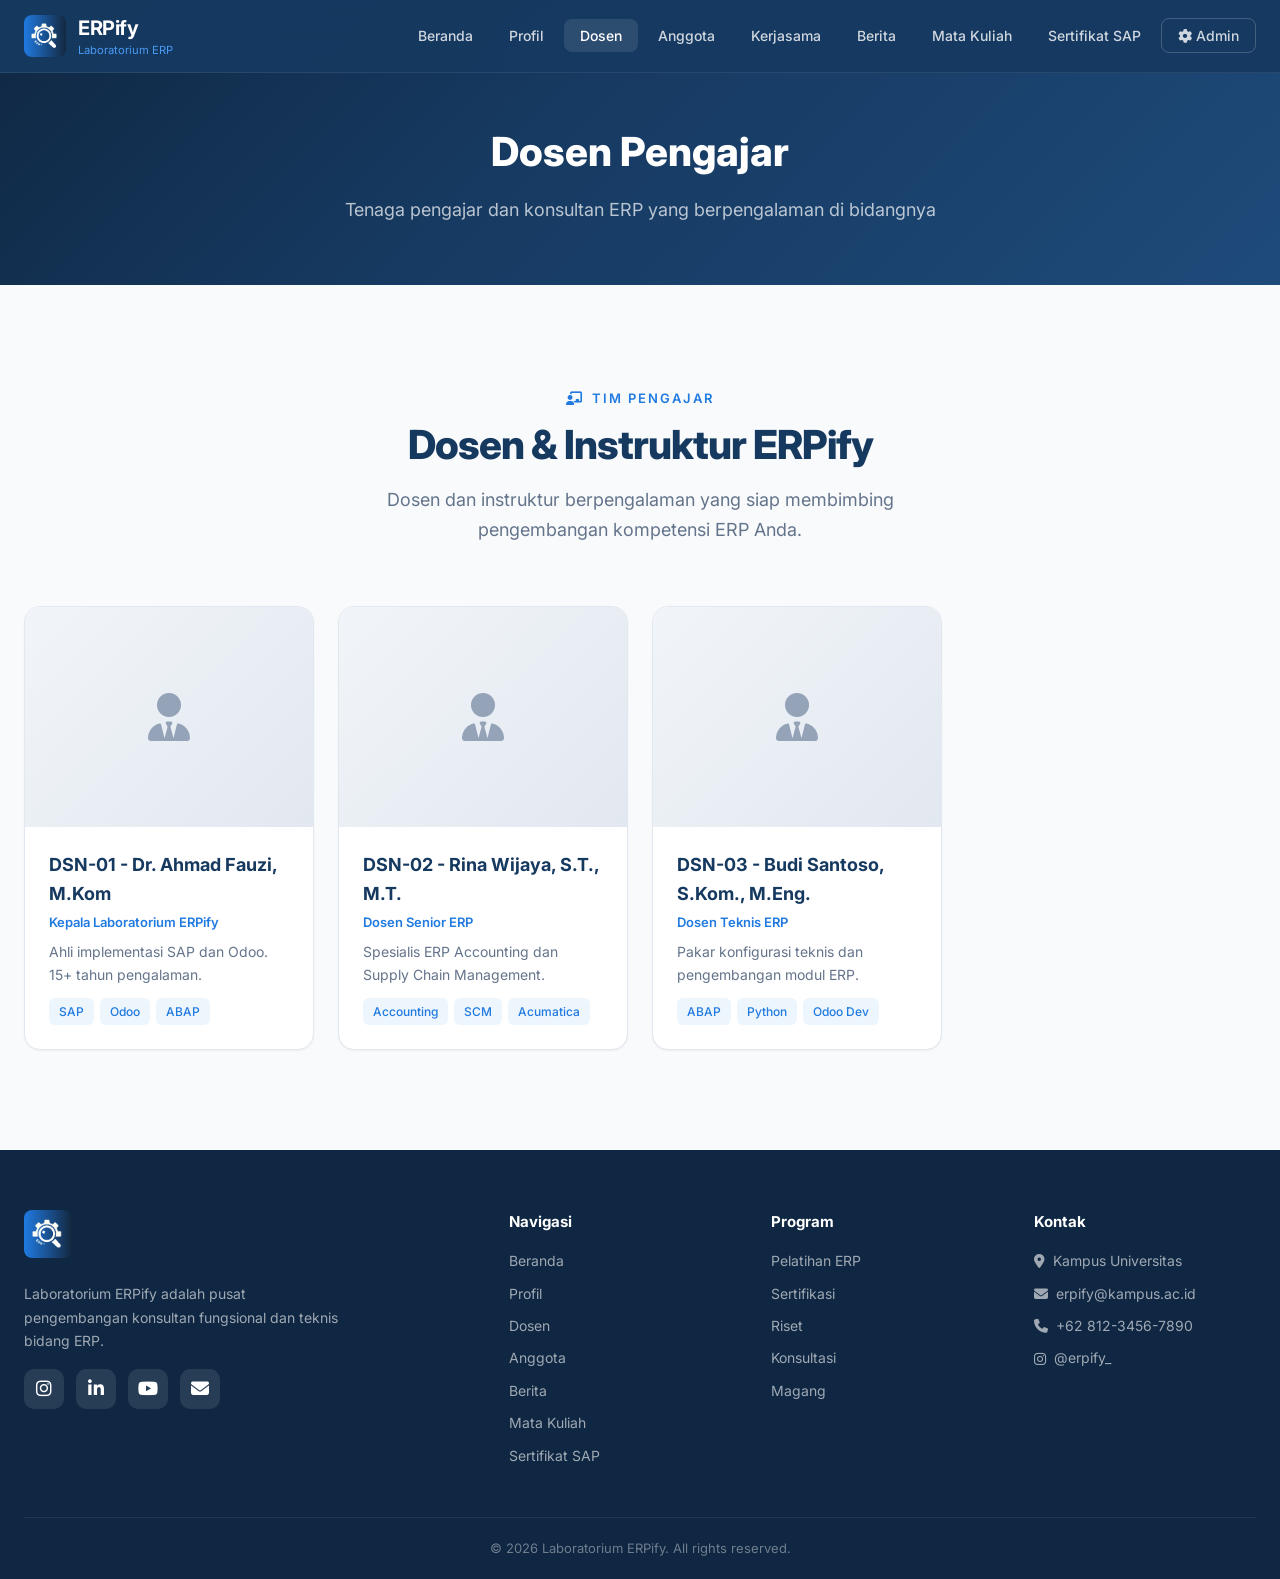
<file: dosen.html>
<!DOCTYPE html>
<html lang="id">
<head>
<meta charset="UTF-8">
<meta name="viewport" content="width=device-width, initial-scale=1.0">
<title>Dosen - Laboratorium ERPify</title>
<link rel="preconnect" href="https://fonts.googleapis.com">
<link href="https://fonts.googleapis.com/css2?family=Inter:wght@300;400;500;600;700;800&display=swap" rel="stylesheet">
<link rel="stylesheet" href="https://cdnjs.cloudflare.com/ajax/libs/font-awesome/6.5.0/css/all.min.css">
<link rel="stylesheet" href="style.css">
</head>
<body>
<nav class="navbar" id="navbar">
<div class="nav-container">
<a href="index.html" class="nav-logo"><img src="Logo ERP.png" alt="ERPify Logo"><div><span>ERPify</span><small>Laboratorium ERP</small></div></a>
<button class="nav-toggle" id="navToggle"><span></span><span></span><span></span></button>
<ul class="nav-menu" id="navMenu">
<li><a href="index.html">Beranda</a></li>
<li><a href="profil.html">Profil</a></li>
<li><a href="dosen.html" class="active">Dosen</a></li>
<li><a href="anggota.html">Anggota</a></li>
<li><a href="kerjasama.html">Kerjasama</a></li>
<li><a href="berita.html">Berita</a></li>
<li><a href="matakuliah.html">Mata Kuliah</a></li>
<li><a href="sertifikat.html">Sertifikat SAP</a></li>
<li><a href="admin.html" style="border:1px solid rgba(255,255,255,0.2);"><i class="fas fa-cog"></i> Admin</a></li>
</ul>
</div>
</nav>

<div class="page-hero">
<h1>Dosen Pengajar</h1>
<p>Tenaga pengajar dan konsultan ERP yang berpengalaman di bidangnya</p>
</div>

<section class="section bg-light">
<div class="section-container">
<div class="section-header fade-in">
<div class="section-label"><i class="fas fa-chalkboard-teacher"></i> Tim Pengajar</div>
<h2 class="section-title">Dosen & Instruktur ERPify</h2>
<p class="section-subtitle">Dosen dan instruktur berpengalaman yang siap membimbing pengembangan kompetensi ERP Anda.</p>
</div>
<div class="dosen-grid" id="dosenGrid"></div>
</div>
</section>

<footer class="footer">
<div class="footer-container">
<div class="footer-brand">
<img src="Logo ERP.png" alt="ERPify Logo">
<p>Laboratorium ERPify adalah pusat pengembangan konsultan fungsional dan teknis bidang ERP.</p>
<div class="footer-social">
<a href="https://instagram.com/erpify_" target="_blank"><i class="fab fa-instagram"></i></a>
<a href="#"><i class="fab fa-linkedin-in"></i></a>
<a href="#"><i class="fab fa-youtube"></i></a>
<a href="#"><i class="fas fa-envelope"></i></a>
</div>
</div>
<div><h4>Navigasi</h4><ul><li><a href="index.html">Beranda</a></li><li><a href="profil.html">Profil</a></li><li><a href="dosen.html">Dosen</a></li><li><a href="anggota.html">Anggota</a></li><li><a href="berita.html">Berita</a></li><li><a href="matakuliah.html">Mata Kuliah</a></li><li><a href="sertifikat.html">Sertifikat SAP</a></li></ul></div>
<div><h4>Program</h4><ul><li><a href="#">Pelatihan ERP</a></li><li><a href="#">Sertifikasi</a></li><li><a href="#">Riset</a></li><li><a href="#">Konsultasi</a></li><li><a href="#">Magang</a></li></ul></div>
<div><h4>Kontak</h4><ul><li><a href="#"><i class="fas fa-map-marker-alt"></i> Kampus Universitas</a></li><li><a href="#"><i class="fas fa-envelope"></i> erpify@kampus.ac.id</a></li><li><a href="#"><i class="fas fa-phone"></i> +62 812-3456-7890</a></li><li><a href="https://instagram.com/erpify_" target="_blank"><i class="fab fa-instagram"></i> @erpify_</a></li></ul></div>
</div>
<div class="footer-bottom">&copy; 2026 Laboratorium ERPify. All rights reserved.</div>
</footer>

<script src="data.js"></script>
<script>
renderDosen();
document.getElementById('navToggle').addEventListener('click', function(){this.classList.toggle('active');document.getElementById('navMenu').classList.toggle('active');});
document.querySelectorAll('.nav-menu a').forEach(l=>l.addEventListener('click',()=>{document.getElementById('navToggle').classList.remove('active');document.getElementById('navMenu').classList.remove('active');}));
window.addEventListener('scroll',()=>{document.getElementById('navbar').classList.toggle('scrolled',window.scrollY>50);});
const observer=new IntersectionObserver((e)=>{e.forEach(e=>{if(e.isIntersecting){e.target.classList.add('visible');observer.unobserve(e.target);}})},{threshold:0.1});
document.querySelectorAll('.fade-in').forEach(el=>observer.observe(el));
</script>
</body>
</html>
</file>
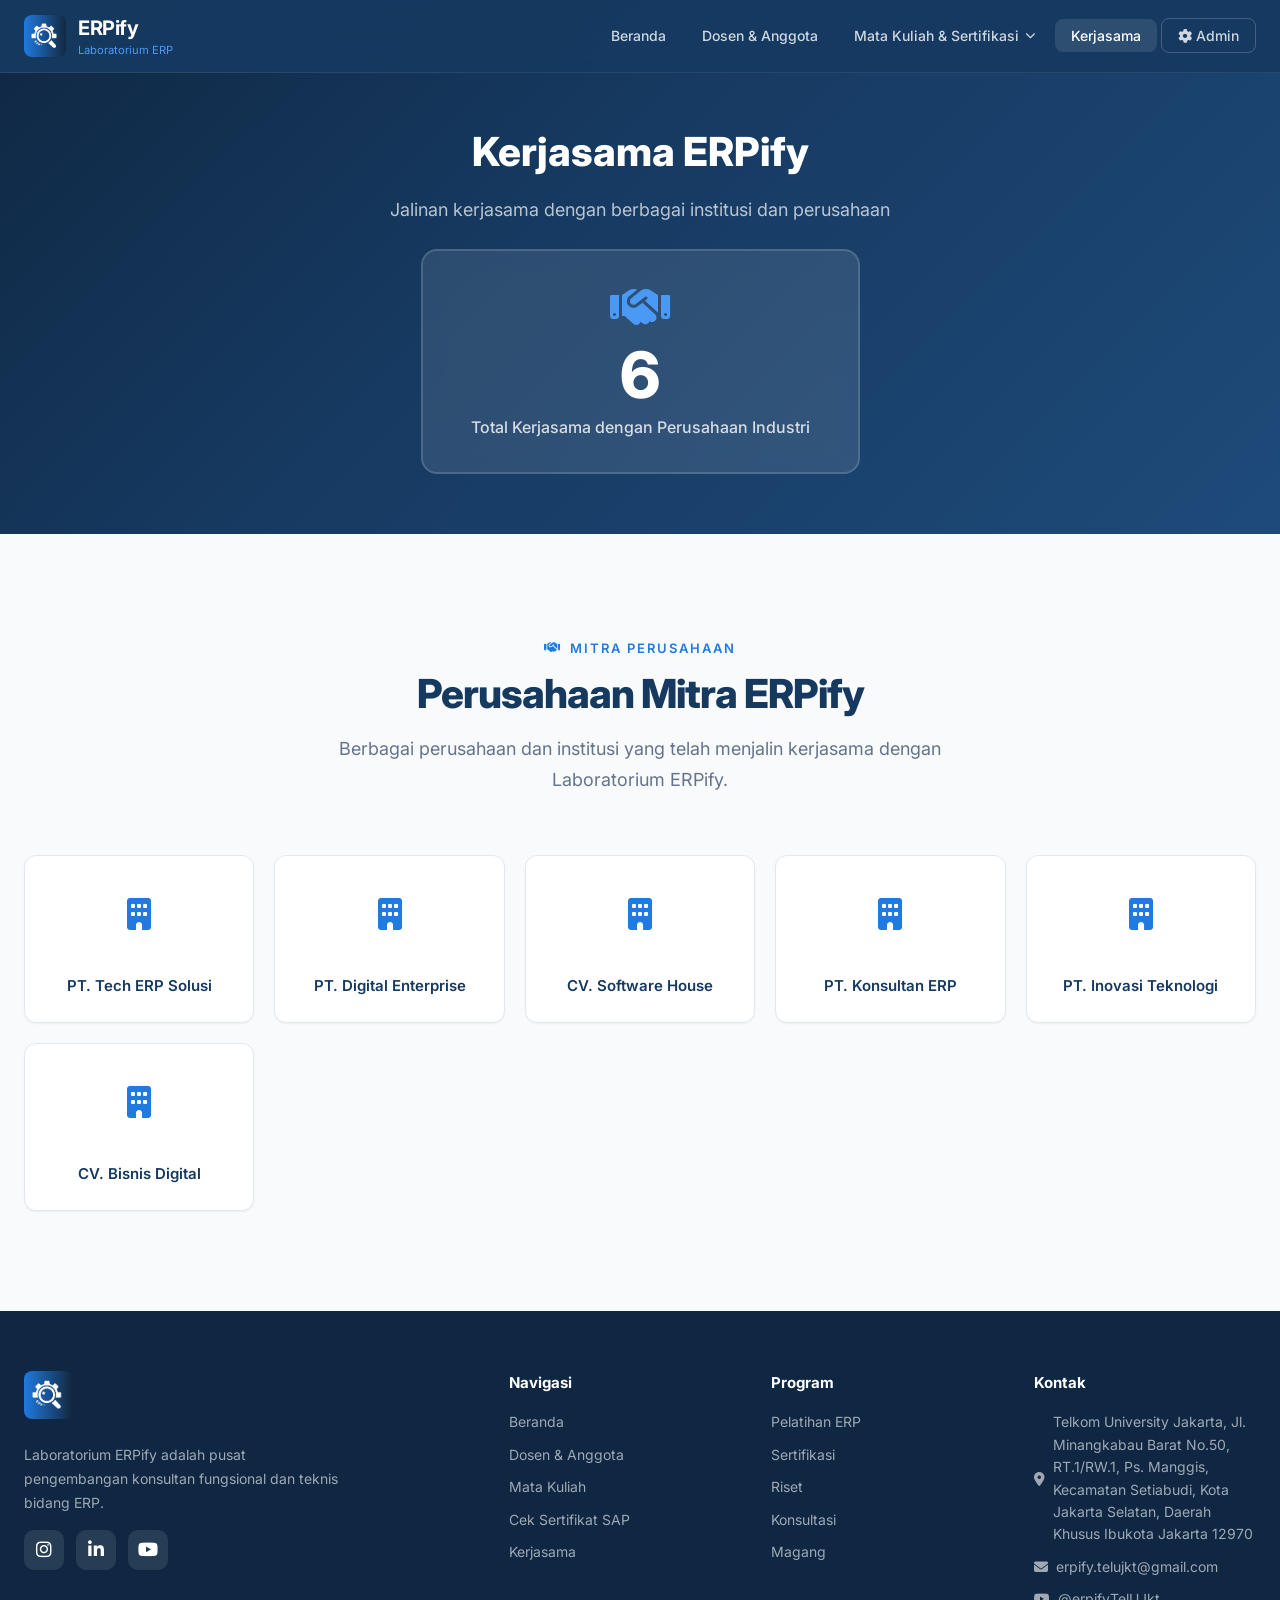
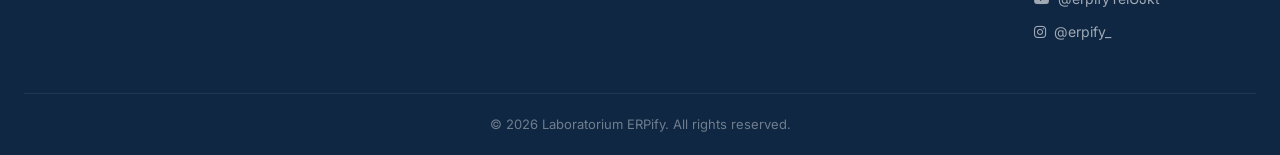
<file: kerjasama.html>
<!DOCTYPE html>
<html lang="id">
<head>
<meta charset="UTF-8">
<meta name="viewport" content="width=device-width, initial-scale=1.0">
<title>Kerjasama - ERPify</title>
<link rel="preconnect" href="https://fonts.googleapis.com">
<link href="https://fonts.googleapis.com/css2?family=Inter:wght@300;400;500;600;700;800&display=swap" rel="stylesheet">
<link rel="stylesheet" href="https://cdnjs.cloudflare.com/ajax/libs/font-awesome/6.5.0/css/all.min.css">
<link rel="stylesheet" href="style.css">
</head>
<body data-page="kerjasama">
<nav class="navbar" id="navbar">
<div class="nav-container">
<a href="index.html" class="nav-logo">
<img src="Logo ERP.png" alt="ERPify Logo">
<div><span>ERPify</span><small>Laboratorium ERP</small></div>
</a>
<button class="nav-toggle" id="navToggle"><span></span><span></span><span></span></button>
<ul class="nav-menu" id="navMenu">
<li><a href="index.html">Beranda</a></li>
<li><a href="dosen-anggota.html">Dosen & Anggota</a></li>
<li class="nav-dropdown">
<a href="javascript:void(0)">Mata Kuliah & Sertifikasi <i class="fas fa-chevron-down"></i></a>
<div class="nav-dropdown-menu">
<a href="matakuliah.html"><i class="fas fa-book"></i> Mata Kuliah</a>
<a href="sertifikat.html"><i class="fas fa-certificate"></i> Cek Sertifikat SAP</a>
</div>
</li>
<li><a href="kerjasama.html" class="active">Kerjasama</a></li>
<li><a href="admin.html" style="border:1px solid rgba(255,255,255,0.2);"><i class="fas fa-cog"></i> Admin</a></li>
</ul>
</div>
</nav>

<section class="page-hero">
<div class="section-container">
<h1>Kerjasama <span>ERPify</span></h1>
<p>Jalinan kerjasama dengan berbagai institusi dan perusahaan</p>
<div class="hero-stats" id="heroStats">
<div class="hero-stat-main">
<i class="fas fa-handshake"></i>
<div class="num" id="mitraTotalCount">0</div>
<div class="lbl">Total Kerjasama dengan Perusahaan Industri</div>
</div>
</div>
</div>
</section>


<section class="section bg-light">
<div class="section-container">
<div class="section-header fade-in">
<div class="section-label"><i class="fas fa-handshake"></i> Mitra Perusahaan</div>
<h2 class="section-title">Perusahaan Mitra ERPify</h2>
<p class="section-subtitle">Berbagai perusahaan dan institusi yang telah menjalin kerjasama dengan Laboratorium ERPify.</p>
</div>
<div class="mitra-grid" id="mitraGrid"></div>
</div>
</section>

<footer class="footer">
<div class="footer-container">
<div class="footer-brand">
<img src="Logo ERP.png" alt="ERPify Logo">
<p>Laboratorium ERPify adalah pusat pengembangan konsultan fungsional dan teknis bidang ERP.</p>
<div class="footer-social">
<a href="https://instagram.com/erpify_" target="_blank"><i class="fab fa-instagram"></i></a>
<a href="https://linkedin.com/company/erpify-laboratory" target="_blank"><i class="fab fa-linkedin-in"></i></a>
<a href="https://www.youtube.com/@erpifyTelUJkt" target="_blank"><i class="fab fa-youtube"></i></a>
</div>
</div>
<div><h4>Navigasi</h4><ul><li><a href="index.html">Beranda</a></li><li><a href="dosen-anggota.html">Dosen & Anggota</a></li><li><a href="matakuliah.html">Mata Kuliah</a></li><li><a href="sertifikat.html">Cek Sertifikat SAP</a></li><li><a href="kerjasama.html">Kerjasama</a></li></ul></div>
<div><h4>Program</h4><ul><li><a href="#">Pelatihan ERP</a></li><li><a href="#">Sertifikasi</a></li><li><a href="#">Riset</a></li><li><a href="#">Konsultasi</a></li><li><a href="#">Magang</a></li></ul></div>
<div><h4>Kontak</h4><ul><li><a href="#"><i class="fas fa-map-marker-alt"></i> Telkom University Jakarta, Jl. Minangkabau Barat No.50, RT.1/RW.1, Ps. Manggis, Kecamatan Setiabudi, Kota Jakarta Selatan, Daerah Khusus Ibukota Jakarta 12970</a></li><li><a href="mailto:erpify.telujkt@gmail.com"><i class="fas fa-envelope"></i> erpify.telujkt@gmail.com</a></li><li><a href="https://www.youtube.com/@erpifyTelUJkt" target="_blank"><i class="fab fa-youtube"></i> @erpifyTelUJkt</a></li><li><a href="https://instagram.com/erpify_" target="_blank"><i class="fab fa-instagram"></i> @erpify_</a></li></ul></div>
</div>
<div class="footer-bottom">&copy; 2026 Laboratorium ERPify. All rights reserved.</div>
</footer>

<script src="data.js"></script>
<script>
(async function() {
    await loadData();
    renderMitra();
    renderMitraStats();
    initNavbar();
    initFadeIn();
    applyPageSettings();
})();
</script>

</body>
</html>
</file>
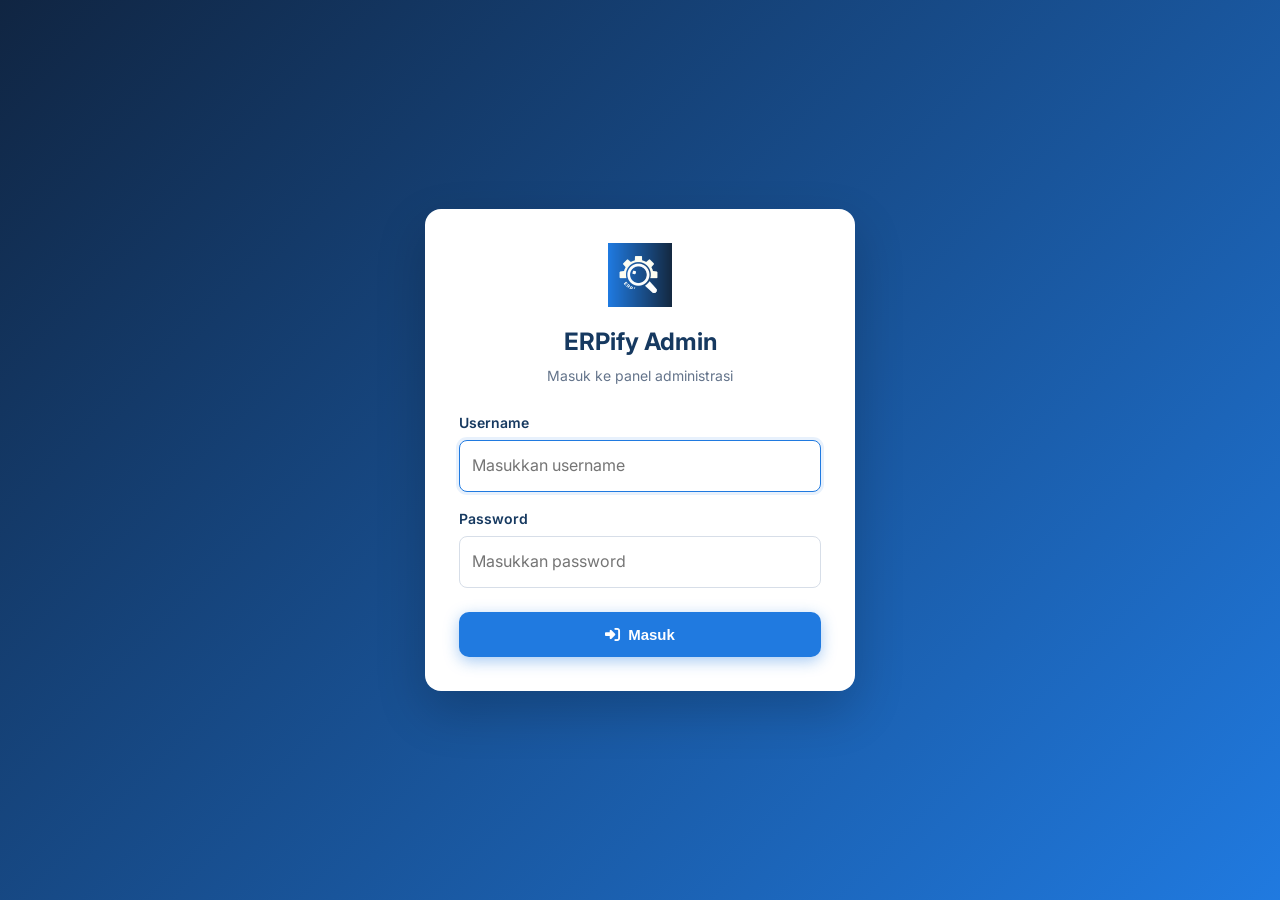
<file: login.html>
<!DOCTYPE html>
<html lang="id">
<head>
<meta charset="UTF-8">
<meta name="viewport" content="width=device-width, initial-scale=1.0">
<title>Login Admin - ERPify</title>
<link rel="preconnect" href="https://fonts.googleapis.com">
<link href="https://fonts.googleapis.com/css2?family=Inter:wght@300;400;500;600;700;800&display=swap" rel="stylesheet">
<link rel="stylesheet" href="https://cdnjs.cloudflare.com/ajax/libs/font-awesome/6.5.0/css/all.min.css">
<link rel="stylesheet" href="style.css">
<style>
body{min-height:100vh;display:grid;place-items:center;background:linear-gradient(135deg,#102542,#207ae0);padding:20px}.login-card{width:min(100%,430px);background:#fff;border-radius:16px;padding:34px;box-shadow:0 20px 50px rgba(0,0,0,.2)}.login-logo{text-align:center;margin-bottom:24px}.login-logo img{width:64px;height:64px;object-fit:contain}.login-logo h1{font-size:1.5rem;color:var(--navy);margin:8px 0 0}.login-logo p{font-size:.875rem;color:var(--gray-500);margin:4px 0}.form-group{margin-bottom:16px}.form-group label{display:block;font-size:.875rem;font-weight:600;margin-bottom:6px;color:var(--navy)}.form-group input{width:100%;padding:12px;border:1px solid #d7dee8;border-radius:8px;font:inherit}.login-error,.login-success{display:none;margin-top:16px;padding:10px;border-radius:7px;font-size:.875rem}.login-error{color:#b42318;background:#fef3f2}.login-success{color:#167044;background:#ecfdf3}
</style>
</head>
<body>
<main class="login-card">
<div class="login-logo"><img src="Logo ERP.png" alt="ERPify"><h1>ERPify Admin</h1><p>Masuk ke panel administrasi</p></div>
<div class="form-group"><label>Username</label><input type="text" id="loginUsername" placeholder="Masukkan username" autofocus></div>
<div class="form-group"><label>Password</label><input type="password" id="loginPassword" placeholder="Masukkan password" onkeydown="if(event.key==='Enter')loginAdmin()"></div>
<button class="btn btn-primary" onclick="loginAdmin()" style="width:100%;justify-content:center;margin-top:8px;"><i class="fas fa-sign-in-alt"></i> Masuk</button>
<div class="login-error" id="loginError"><i class="fas fa-exclamation-circle"></i> Username atau password salah!</div><div class="login-success" id="loginSuccess"><i class="fas fa-check-circle"></i> Login berhasil, mengarahkan...</div>
</main>
<script src="data.js"></script>
<script>
// Login diproses di server (Hostinger). Bila backend belum aktif,
// otomatis memakai pemeriksaan lokal seperti versi statis.
async function loginAdmin() {
    const username = document.getElementById('loginUsername').value.trim();
    const password = document.getElementById('loginPassword').value.trim();
    const errorEl = document.getElementById('loginError');
    const successEl = document.getElementById('loginSuccess');
    if (!username || !password) {
        errorEl.textContent = 'Username dan password harus diisi!';
        errorEl.style.display = 'block';
        return;
    }
    errorEl.style.display = 'none';
    const hasil = await apiLogin(username, password);
    if (hasil && hasil.ok === true) {
        sessionStorage.setItem('erpify_admin_logged_in', 'true');
        sessionStorage.setItem('erpify_admin_need_password_change', hasil.needPasswordChange ? 'true' : 'false');
        successEl.style.display = 'block';
        setTimeout(function() { window.location.href = 'admin.html'; }, 700);
        return;
    }
    if (hasil && hasil.offline) {
        loginLokal(username, password);
        return;
    }
    errorEl.textContent = (hasil && hasil.error) ? hasil.error : 'Username atau password salah!';
    errorEl.style.display = 'block';
    successEl.style.display = 'none';
}

// Mode lokal (dipakai hanya bila backend tidak dapat dihubungi)
function loginLokal(username, password) {
    const errorEl = document.getElementById('loginError');
    const successEl = document.getElementById('loginSuccess');
    const admin = getData().adminAccount;
    if (admin && admin.username === username && admin.password === password) {
        errorEl.style.display = 'none';
        successEl.style.display = 'block';
        const lastChange = admin.lastPasswordChange ? new Date(admin.lastPasswordChange) : new Date(0);
        const now = new Date();
        const diffMonths = (now.getFullYear() - lastChange.getFullYear()) * 12 + (now.getMonth() - lastChange.getMonth());
        sessionStorage.setItem('erpify_admin_logged_in', 'true');
        sessionStorage.setItem('erpify_admin_need_password_change', diffMonths >= 3 ? 'true' : 'false');
        setTimeout(function() { window.location.href = 'admin.html'; }, 700);
    } else {
        errorEl.textContent = 'Username atau password salah!';
        errorEl.style.display = 'block';
        successEl.style.display = 'none';
    }
}
</script>
</body></html>
</file>
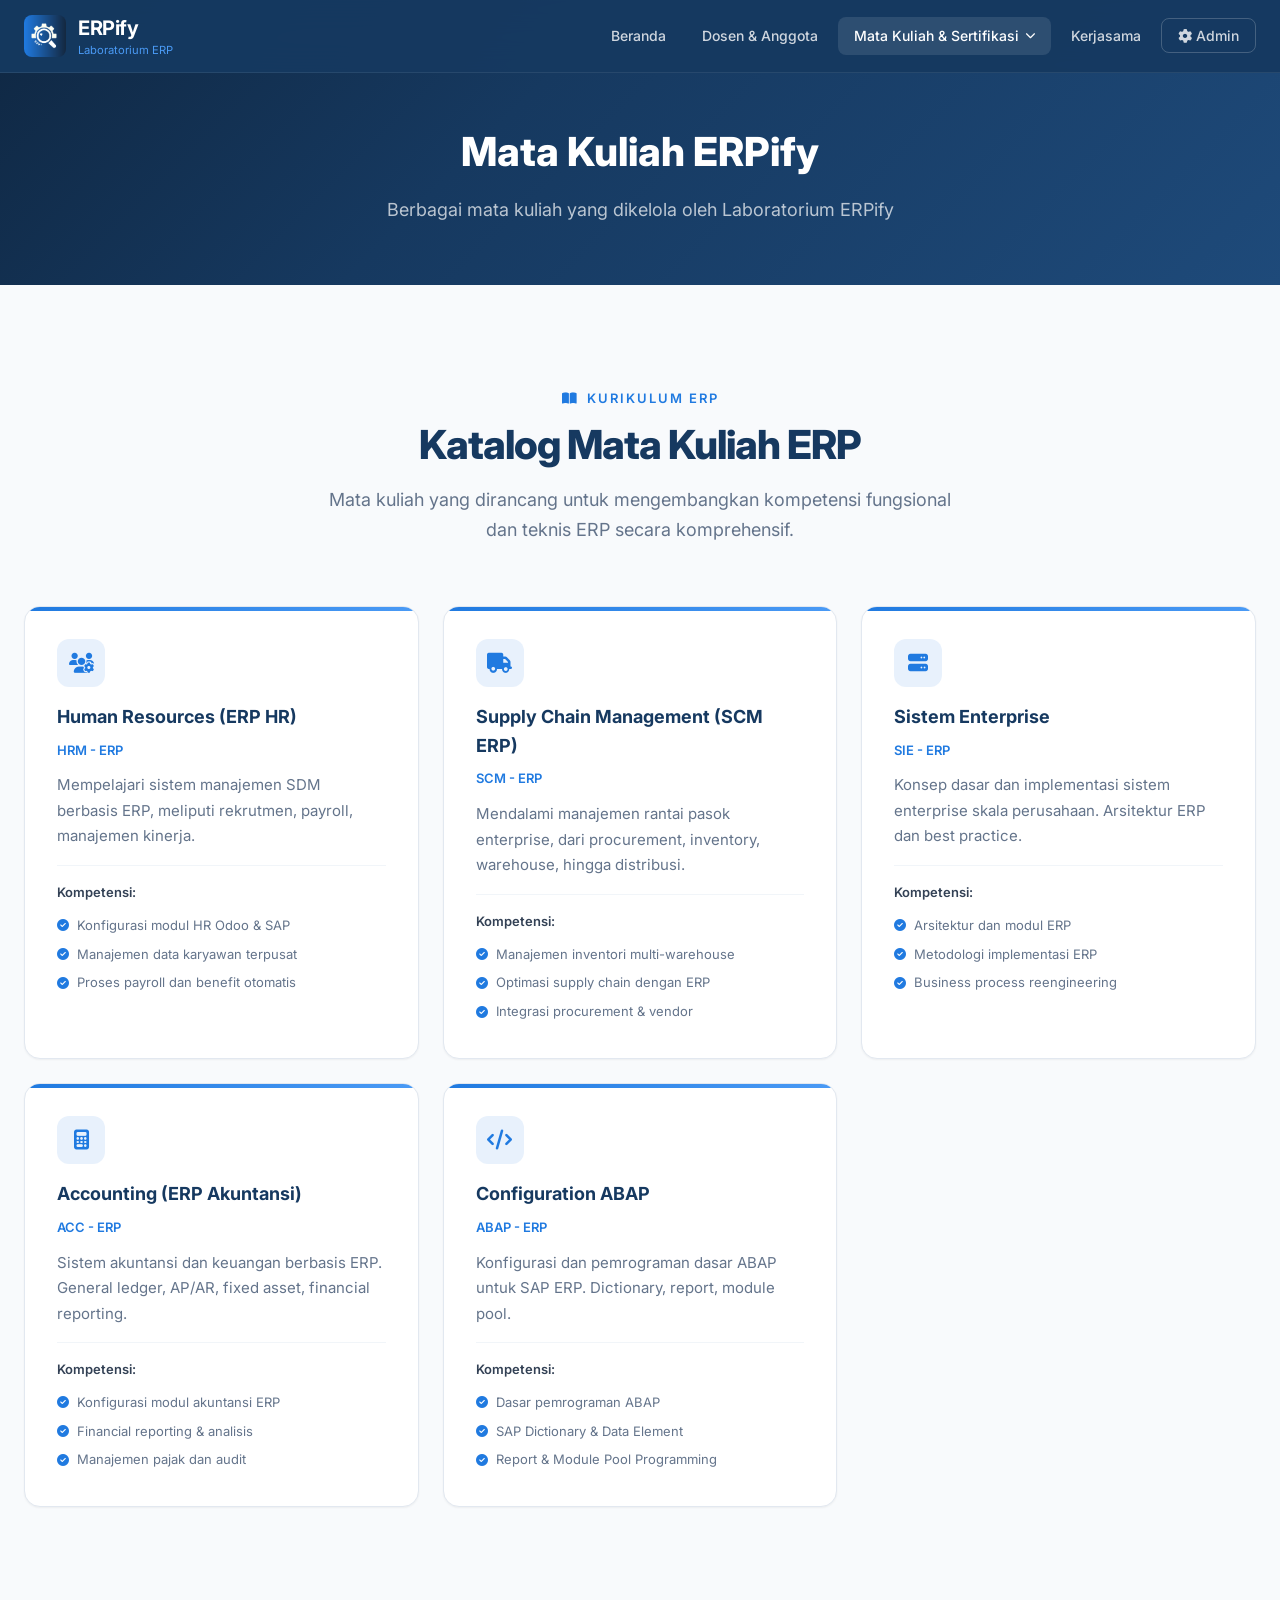
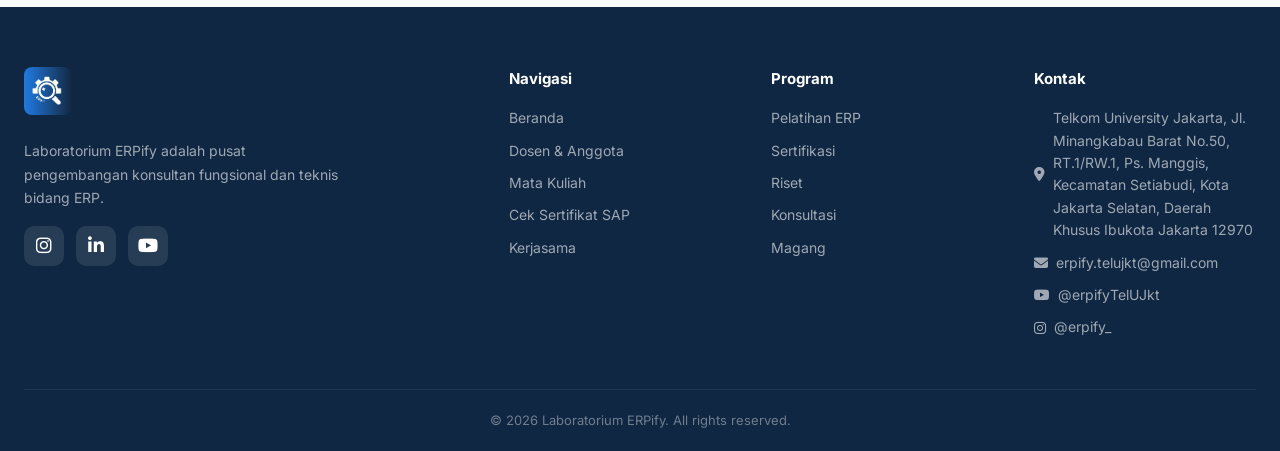
<file: matakuliah.html>
<!DOCTYPE html>
<html lang="id">
<head>
<meta charset="UTF-8">
<meta name="viewport" content="width=device-width, initial-scale=1.0">
<title>Mata Kuliah - ERPify</title>
<link rel="preconnect" href="https://fonts.googleapis.com">
<link href="https://fonts.googleapis.com/css2?family=Inter:wght@300;400;500;600;700;800&display=swap" rel="stylesheet">
<link rel="stylesheet" href="https://cdnjs.cloudflare.com/ajax/libs/font-awesome/6.5.0/css/all.min.css">
<link rel="stylesheet" href="style.css">
</head>
<body data-page="matakuliah">
<nav class="navbar" id="navbar">
<div class="nav-container">
<a href="index.html" class="nav-logo">
<img src="Logo ERP.png" alt="ERPify Logo">
<div><span>ERPify</span><small>Laboratorium ERP</small></div>
</a>
<button class="nav-toggle" id="navToggle"><span></span><span></span><span></span></button>
<ul class="nav-menu" id="navMenu">
<li><a href="index.html">Beranda</a></li>
<li><a href="dosen-anggota.html">Dosen & Anggota</a></li>
<li class="nav-dropdown">
<a href="javascript:void(0)" class="active">Mata Kuliah & Sertifikasi <i class="fas fa-chevron-down"></i></a>
<div class="nav-dropdown-menu">
<a href="matakuliah.html"><i class="fas fa-book"></i> Mata Kuliah</a>
<a href="sertifikat.html"><i class="fas fa-certificate"></i> Cek Sertifikat SAP</a>
</div>
</li>
<li><a href="kerjasama.html">Kerjasama</a></li>
<li><a href="admin.html" style="border:1px solid rgba(255,255,255,0.2);"><i class="fas fa-cog"></i> Admin</a></li>
</ul>
</div>
</nav>

<section class="page-hero">
<div class="section-container">
<h1>Mata Kuliah <span>ERPify</span></h1>
<p>Berbagai mata kuliah yang dikelola oleh Laboratorium ERPify</p>
</div>
</section>

<section class="section bg-light">
<div class="section-container">
<div class="section-header fade-in">
<div class="section-label"><i class="fas fa-book-open"></i> Kurikulum ERP</div>
<h2 class="section-title">Katalog Mata Kuliah ERP</h2>
<p class="section-subtitle">Mata kuliah yang dirancang untuk mengembangkan kompetensi fungsional dan teknis ERP secara komprehensif.</p>
</div>
<div class="mk-grid" id="mkGrid"></div>
</div>
</section>

<footer class="footer">
<div class="footer-container">
<div class="footer-brand">
<img src="Logo ERP.png" alt="ERPify Logo">
<p>Laboratorium ERPify adalah pusat pengembangan konsultan fungsional dan teknis bidang ERP.</p>
<div class="footer-social">
<a href="https://instagram.com/erpify_" target="_blank"><i class="fab fa-instagram"></i></a>
<a href="https://linkedin.com/company/erpify-laboratory" target="_blank"><i class="fab fa-linkedin-in"></i></a>
<a href="https://www.youtube.com/@erpifyTelUJkt" target="_blank"><i class="fab fa-youtube"></i></a>
</div>
</div>
<div><h4>Navigasi</h4><ul><li><a href="index.html">Beranda</a></li><li><a href="dosen-anggota.html">Dosen & Anggota</a></li><li><a href="matakuliah.html">Mata Kuliah</a></li><li><a href="sertifikat.html">Cek Sertifikat SAP</a></li><li><a href="kerjasama.html">Kerjasama</a></li></ul></div>
<div><h4>Program</h4><ul><li><a href="#">Pelatihan ERP</a></li><li><a href="#">Sertifikasi</a></li><li><a href="#">Riset</a></li><li><a href="#">Konsultasi</a></li><li><a href="#">Magang</a></li></ul></div>
<div><h4>Kontak</h4><ul><li><a href="#"><i class="fas fa-map-marker-alt"></i> Telkom University Jakarta, Jl. Minangkabau Barat No.50, RT.1/RW.1, Ps. Manggis, Kecamatan Setiabudi, Kota Jakarta Selatan, Daerah Khusus Ibukota Jakarta 12970</a></li><li><a href="mailto:erpify.telujkt@gmail.com"><i class="fas fa-envelope"></i> erpify.telujkt@gmail.com</a></li><li><a href="https://www.youtube.com/@erpifyTelUJkt" target="_blank"><i class="fab fa-youtube"></i> @erpifyTelUJkt</a></li><li><a href="https://instagram.com/erpify_" target="_blank"><i class="fab fa-instagram"></i> @erpify_</a></li></ul></div>
</div>
<div class="footer-bottom">&copy; 2026 Laboratorium ERPify. All rights reserved.</div>
</footer>

<script src="data.js"></script>
<script>
(async function() {
    await loadData();
    renderMK();
    initNavbar();
    initFadeIn();
    applyPageSettings();
})();
</script>
</body>
</html>
</file>
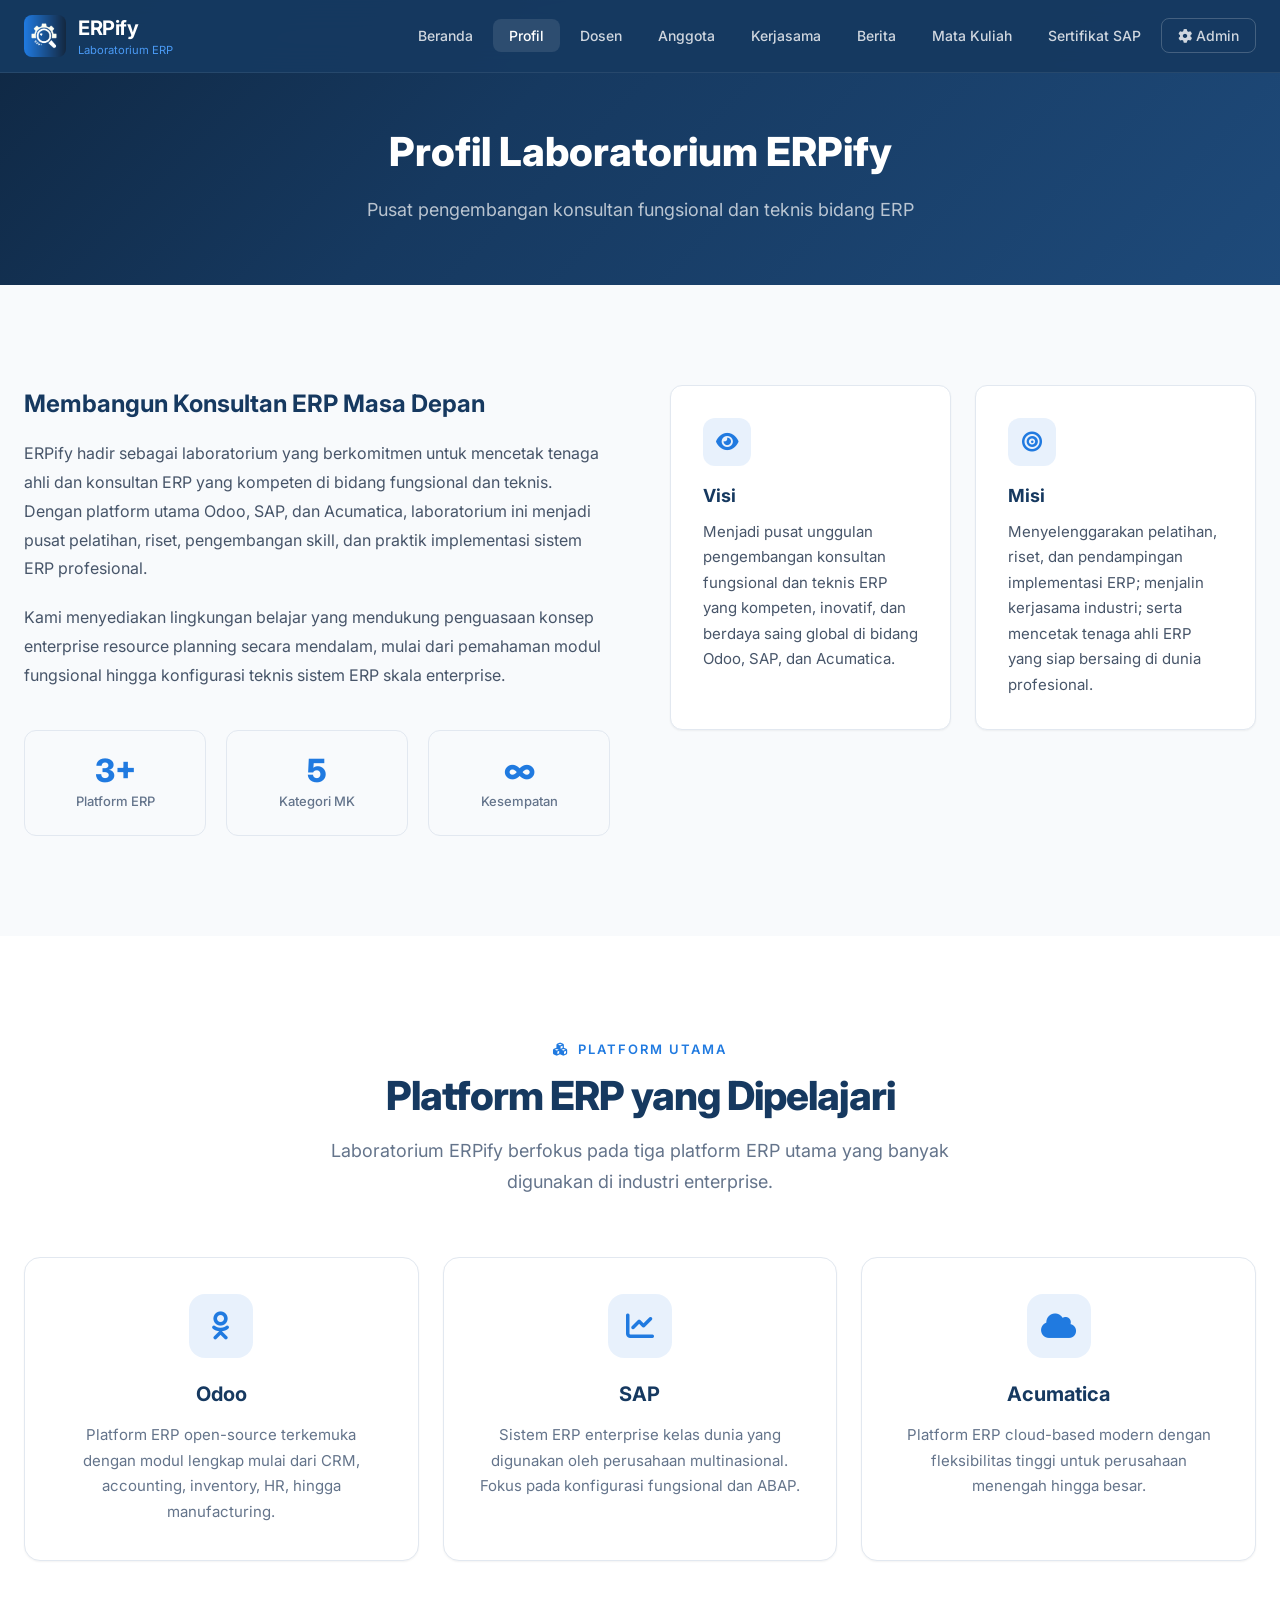
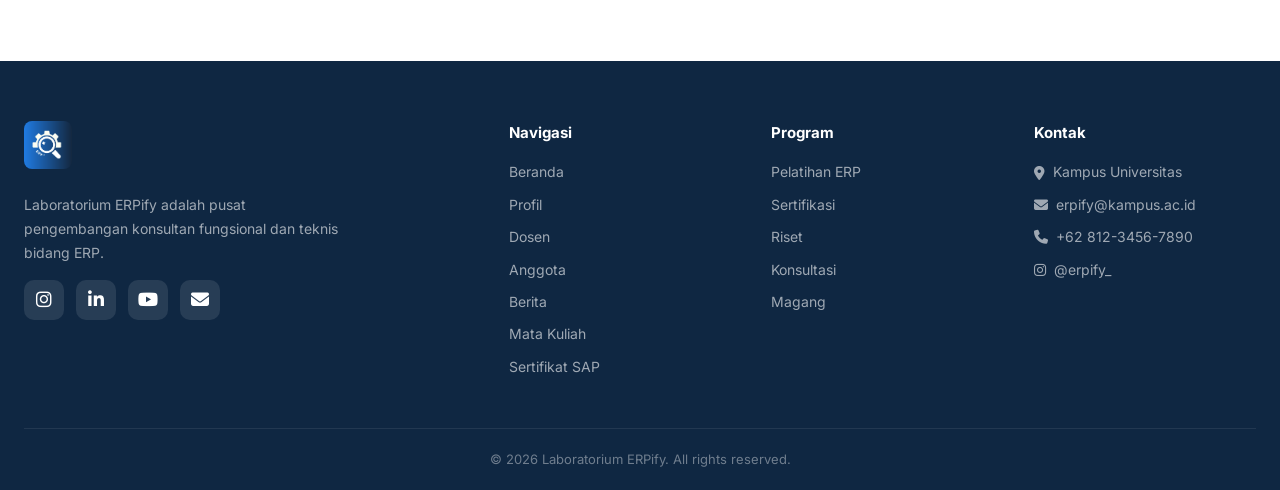
<file: profil.html>
<!DOCTYPE html>
<html lang="id">
<head>
<meta charset="UTF-8">
<meta name="viewport" content="width=device-width, initial-scale=1.0">
<title>Profil - Laboratorium ERPify</title>
<link rel="preconnect" href="https://fonts.googleapis.com">
<link href="https://fonts.googleapis.com/css2?family=Inter:wght@300;400;500;600;700;800&display=swap" rel="stylesheet">
<link rel="stylesheet" href="https://cdnjs.cloudflare.com/ajax/libs/font-awesome/6.5.0/css/all.min.css">
<link rel="stylesheet" href="style.css">
</head>
<body>
<nav class="navbar" id="navbar">
<div class="nav-container">
<a href="index.html" class="nav-logo"><img src="Logo ERP.png" alt="ERPify Logo"><div><span>ERPify</span><small>Laboratorium ERP</small></div></a>
<button class="nav-toggle" id="navToggle"><span></span><span></span><span></span></button>
<ul class="nav-menu" id="navMenu">
<li><a href="index.html">Beranda</a></li>
<li><a href="profil.html" class="active">Profil</a></li>
<li><a href="dosen.html">Dosen</a></li>
<li><a href="anggota.html">Anggota</a></li>
<li><a href="kerjasama.html">Kerjasama</a></li>
<li><a href="berita.html">Berita</a></li>
<li><a href="matakuliah.html">Mata Kuliah</a></li>
<li><a href="sertifikat.html">Sertifikat SAP</a></li>
<li><a href="admin.html" style="border:1px solid rgba(255,255,255,0.2);"><i class="fas fa-cog"></i> Admin</a></li>
</ul>
</div>
</nav>

<div class="page-hero">
<h1>Profil Laboratorium ERPify</h1>
<p>Pusat pengembangan konsultan fungsional dan teknis bidang ERP</p>
</div>

<section class="section bg-light">
<div class="section-container">
<div class="about-grid">
<div class="about-content fade-in">
<h3>Membangun Konsultan ERP Masa Depan</h3>
<p>ERPify hadir sebagai laboratorium yang berkomitmen untuk mencetak tenaga ahli dan konsultan ERP yang kompeten di bidang fungsional dan teknis. Dengan platform utama Odoo, SAP, dan Acumatica, laboratorium ini menjadi pusat pelatihan, riset, pengembangan skill, dan praktik implementasi sistem ERP profesional.</p>
<p>Kami menyediakan lingkungan belajar yang mendukung penguasaan konsep enterprise resource planning secara mendalam, mulai dari pemahaman modul fungsional hingga konfigurasi teknis sistem ERP skala enterprise.</p>
<div class="about-stats">
<div class="stat-card"><div class="stat-number">3+</div><div class="stat-label">Platform ERP</div></div>
<div class="stat-card"><div class="stat-number">5</div><div class="stat-label">Kategori MK</div></div>
<div class="stat-card"><div class="stat-number">∞</div><div class="stat-label">Kesempatan</div></div>
</div>
</div>
<div class="about-vm fade-in">
<div class="vm-card">
<div class="icon"><i class="fas fa-eye"></i></div>
<h4>Visi</h4>
<p>Menjadi pusat unggulan pengembangan konsultan fungsional dan teknis ERP yang kompeten, inovatif, dan berdaya saing global di bidang Odoo, SAP, dan Acumatica.</p>
</div>
<div class="vm-card">
<div class="icon"><i class="fas fa-bullseye"></i></div>
<h4>Misi</h4>
<p>Menyelenggarakan pelatihan, riset, dan pendampingan implementasi ERP; menjalin kerjasama industri; serta mencetak tenaga ahli ERP yang siap bersaing di dunia profesional.</p>
</div>
</div>
</div>
</div>
</section>

<section class="section bg-white">
<div class="section-container">
<div class="section-header fade-in">
<div class="section-label"><i class="fas fa-cubes"></i> Platform Utama</div>
<h2 class="section-title">Platform ERP yang Dipelajari</h2>
<p class="section-subtitle">Laboratorium ERPify berfokus pada tiga platform ERP utama yang banyak digunakan di industri enterprise.</p>
</div>
<div class="platforms-grid" id="platformsGrid"></div>
</div>
</section>

<footer class="footer">
<div class="footer-container">
<div class="footer-brand">
<img src="Logo ERP.png" alt="ERPify Logo">
<p>Laboratorium ERPify adalah pusat pengembangan konsultan fungsional dan teknis bidang ERP.</p>
<div class="footer-social">
<a href="https://instagram.com/erpify_" target="_blank"><i class="fab fa-instagram"></i></a>
<a href="#"><i class="fab fa-linkedin-in"></i></a>
<a href="#"><i class="fab fa-youtube"></i></a>
<a href="#"><i class="fas fa-envelope"></i></a>
</div>
</div>
<div><h4>Navigasi</h4><ul><li><a href="index.html">Beranda</a></li><li><a href="profil.html">Profil</a></li><li><a href="dosen.html">Dosen</a></li><li><a href="anggota.html">Anggota</a></li><li><a href="berita.html">Berita</a></li><li><a href="matakuliah.html">Mata Kuliah</a></li><li><a href="sertifikat.html">Sertifikat SAP</a></li></ul></div>
<div><h4>Program</h4><ul><li><a href="#">Pelatihan ERP</a></li><li><a href="#">Sertifikasi</a></li><li><a href="#">Riset</a></li><li><a href="#">Konsultasi</a></li><li><a href="#">Magang</a></li></ul></div>
<div><h4>Kontak</h4><ul><li><a href="#"><i class="fas fa-map-marker-alt"></i> Kampus Universitas</a></li><li><a href="#"><i class="fas fa-envelope"></i> erpify@kampus.ac.id</a></li><li><a href="#"><i class="fas fa-phone"></i> +62 812-3456-7890</a></li><li><a href="https://instagram.com/erpify_" target="_blank"><i class="fab fa-instagram"></i> @erpify_</a></li></ul></div>
</div>
<div class="footer-bottom">&copy; 2026 Laboratorium ERPify. All rights reserved.</div>
</footer>

<script src="data.js"></script>
<script>
renderPlatforms();
document.getElementById('navToggle').addEventListener('click', function(){this.classList.toggle('active');document.getElementById('navMenu').classList.toggle('active');});
document.querySelectorAll('.nav-menu a').forEach(l=>l.addEventListener('click',()=>{document.getElementById('navToggle').classList.remove('active');document.getElementById('navMenu').classList.remove('active');}));
window.addEventListener('scroll',()=>{document.getElementById('navbar').classList.toggle('scrolled',window.scrollY>50);});
const observer=new IntersectionObserver((e)=>{e.forEach(e=>{if(e.isIntersecting){e.target.classList.add('visible');observer.unobserve(e.target);}})},{threshold:0.1});
document.querySelectorAll('.fade-in').forEach(el=>observer.observe(el));
</script>
</body>
</html>
</file>
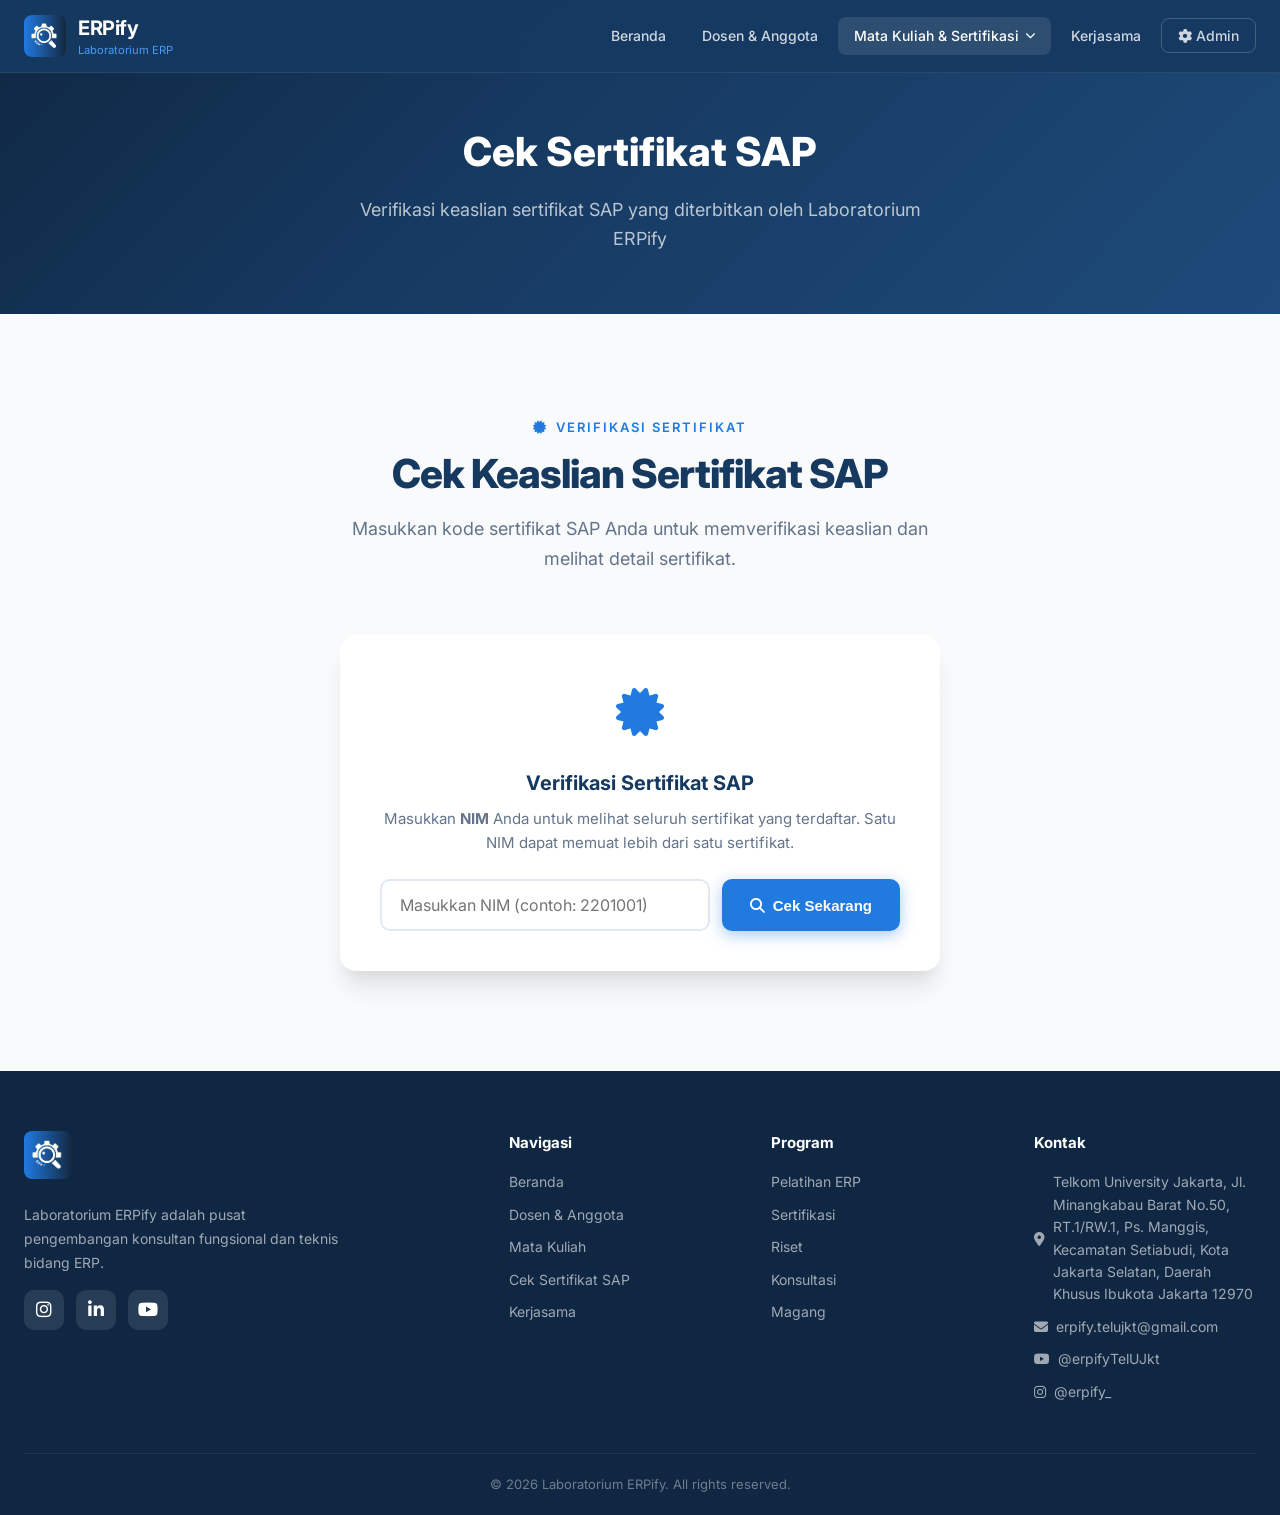
<file: sertifikat.html>
<!DOCTYPE html>
<html lang="id">
<head>
<meta charset="UTF-8">
<meta name="viewport" content="width=device-width, initial-scale=1.0">
<title>Cek Sertifikat SAP - ERPify</title>
<link rel="preconnect" href="https://fonts.googleapis.com">
<link href="https://fonts.googleapis.com/css2?family=Inter:wght@300;400;500;600;700;800&display=swap" rel="stylesheet">
<link rel="stylesheet" href="https://cdnjs.cloudflare.com/ajax/libs/font-awesome/6.5.0/css/all.min.css">
<link rel="stylesheet" href="style.css">
</head>
<body data-page="sertifikat">
<nav class="navbar" id="navbar">
<div class="nav-container">
<a href="index.html" class="nav-logo">
<img src="Logo ERP.png" alt="ERPify Logo">
<div><span>ERPify</span><small>Laboratorium ERP</small></div>
</a>
<button class="nav-toggle" id="navToggle"><span></span><span></span><span></span></button>
<ul class="nav-menu" id="navMenu">
<li><a href="index.html">Beranda</a></li>
<li><a href="dosen-anggota.html">Dosen & Anggota</a></li>
<li class="nav-dropdown">
<a href="javascript:void(0)" class="active">Mata Kuliah & Sertifikasi <i class="fas fa-chevron-down"></i></a>
<div class="nav-dropdown-menu">
<a href="matakuliah.html"><i class="fas fa-book"></i> Mata Kuliah</a>
<a href="sertifikat.html"><i class="fas fa-certificate"></i> Cek Sertifikat SAP</a>
</div>
</li>
<li><a href="kerjasama.html">Kerjasama</a></li>
<li><a href="admin.html" style="border:1px solid rgba(255,255,255,0.2);"><i class="fas fa-cog"></i> Admin</a></li>
</ul>
</div>
</nav>

<section class="page-hero">
<div class="section-container">
<h1>Cek Sertifikat <span>SAP</span></h1>
<p>Verifikasi keaslian sertifikat SAP yang diterbitkan oleh Laboratorium ERPify</p>
</div>
</section>

<section class="section bg-light">
<div class="section-container">
<div class="section-header fade-in">
<div class="section-label"><i class="fas fa-certificate"></i> Verifikasi Sertifikat</div>
<h2 class="section-title">Cek Keaslian Sertifikat SAP</h2>
<p class="section-subtitle">Masukkan kode sertifikat SAP Anda untuk memverifikasi keaslian dan melihat detail sertifikat.</p>
</div>
<div class="sertifikat-box fade-in">
<div class="icon-big"><i class="fas fa-certificate"></i></div>
<h3>Verifikasi Sertifikat SAP</h3>
<p>Masukkan <strong>NIM</strong> Anda untuk melihat seluruh sertifikat yang terdaftar. Satu NIM dapat memuat lebih dari satu sertifikat.</p>
<div class="sertifikat-input-group">
<input type="text" id="sertifikatInput" placeholder="Masukkan NIM (contoh: 2201001)" onkeydown="if(event.key==='Enter')cekSertifikat()">
<button class="btn btn-primary" onclick="cekSertifikat()"><i class="fas fa-search"></i> Cek Sekarang</button>
</div>
<div id="sertifikatResult" class="sertifikat-result"></div>
</div>
</div>
</section>

<footer class="footer">
<div class="footer-container">
<div class="footer-brand">
<img src="Logo ERP.png" alt="ERPify Logo">
<p>Laboratorium ERPify adalah pusat pengembangan konsultan fungsional dan teknis bidang ERP.</p>
<div class="footer-social">
<a href="https://instagram.com/erpify_" target="_blank"><i class="fab fa-instagram"></i></a>
<a href="https://linkedin.com/company/erpify-laboratory" target="_blank"><i class="fab fa-linkedin-in"></i></a>
<a href="https://www.youtube.com/@erpifyTelUJkt" target="_blank"><i class="fab fa-youtube"></i></a>
</div>
</div>
<div><h4>Navigasi</h4><ul><li><a href="index.html">Beranda</a></li><li><a href="dosen-anggota.html">Dosen & Anggota</a></li><li><a href="matakuliah.html">Mata Kuliah</a></li><li><a href="sertifikat.html">Cek Sertifikat SAP</a></li><li><a href="kerjasama.html">Kerjasama</a></li></ul></div>
<div><h4>Program</h4><ul><li><a href="#">Pelatihan ERP</a></li><li><a href="#">Sertifikasi</a></li><li><a href="#">Riset</a></li><li><a href="#">Konsultasi</a></li><li><a href="#">Magang</a></li></ul></div>
<div><h4>Kontak</h4><ul><li><a href="#"><i class="fas fa-map-marker-alt"></i> Telkom University Jakarta, Jl. Minangkabau Barat No.50, RT.1/RW.1, Ps. Manggis, Kecamatan Setiabudi, Kota Jakarta Selatan, Daerah Khusus Ibukota Jakarta 12970</a></li><li><a href="mailto:erpify.telujkt@gmail.com"><i class="fas fa-envelope"></i> erpify.telujkt@gmail.com</a></li><li><a href="https://www.youtube.com/@erpifyTelUJkt" target="_blank"><i class="fab fa-youtube"></i> @erpifyTelUJkt</a></li><li><a href="https://instagram.com/erpify_" target="_blank"><i class="fab fa-instagram"></i> @erpify_</a></li></ul></div>
</div>
<div class="footer-bottom">&copy; 2026 Laboratorium ERPify. All rights reserved.</div>
</footer>

<script src="data.js"></script>
<script>
(async function() {
    await loadData();
    initNavbar();
    initFadeIn();
    applyPageSettings();
})();
</script>
</body>
</html>
</file>
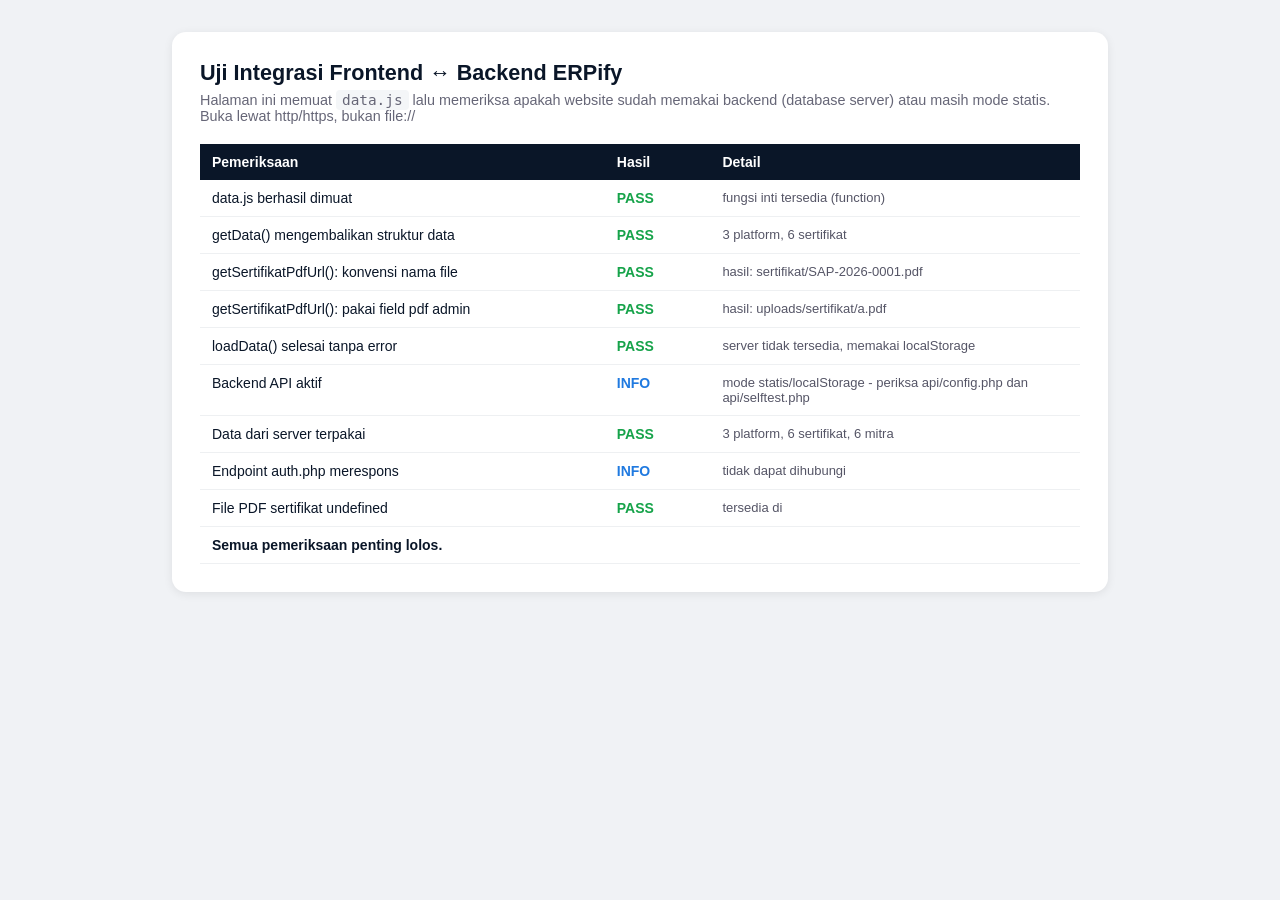
<file: test-frontend.html>
<!DOCTYPE html>
<html lang="id">
<head>
<meta charset="UTF-8">
<meta name="viewport" content="width=device-width, initial-scale=1.0">
<title>Uji Frontend - ERPify</title>
<style>
body{font-family:-apple-system,Segoe UI,Roboto,sans-serif;background:#f0f2f5;margin:0;padding:32px;color:#0a1628}
.card{max-width:880px;margin:0 auto;background:#fff;border-radius:14px;padding:28px;box-shadow:0 2px 10px rgba(0,0,0,.08)}
h1{font-size:1.35rem;margin:0 0 6px}
p.sub{color:#667;font-size:.9rem;margin:0 0 20px}
table{width:100%;border-collapse:collapse;font-size:.875rem}
th{background:#0a1628;color:#fff;text-align:left;padding:10px 12px}
td{padding:10px 12px;border-bottom:1px solid #eef0f2;vertical-align:top}
.pass{color:#16a34a;font-weight:600}
.fail{color:#dc2626;font-weight:600}
.info{color:#207ae0;font-weight:600}
.detail{color:#556;font-size:.8125rem}
code{background:#f4f6f8;padding:2px 6px;border-radius:4px}
</style>
</head>
<body>
<div class="card">
<h1>Uji Integrasi Frontend &harr; Backend ERPify</h1>
<p class="sub">Halaman ini memuat <code>data.js</code> lalu memeriksa apakah website sudah memakai backend (database server) atau masih mode statis. Buka lewat http/https, bukan file://</p>
<table>
<thead><tr><th style="width:46%">Pemeriksaan</th><th style="width:12%">Hasil</th><th>Detail</th></tr></thead>
<tbody id="tbl"><tr><td colspan="3">Menjalankan pemeriksaan...</td></tr></tbody>
</table>
</div>
<script src="data.js"></script>
<script>
(async function() {
    const baris = [];
    const t = function(nama, status, detail) {
        baris.push({ nama: nama, status: status, detail: detail || '' });
    };

    const data0 = getData();
    t('data.js berhasil dimuat', 'PASS', 'fungsi inti tersedia (' + typeof loadData + ')');
    t('getData() mengembalikan struktur data', (data0 && Array.isArray(data0.platforms) && Array.isArray(data0.sertifikatSAP)) ? 'PASS' : 'FAIL',
      data0 ? (data0.platforms.length + ' platform, ' + data0.sertifikatSAP.length + ' sertifikat') : 'data kosong');

    t('getSertifikatPdfUrl(): konvensi nama file', getSertifikatPdfUrl({ nomor: 'SAP-2026-0001' }) === 'sertifikat/SAP-2026-0001.pdf' ? 'PASS' : 'FAIL',
      'hasil: ' + getSertifikatPdfUrl({ nomor: 'SAP-2026-0001' }));
    t('getSertifikatPdfUrl(): pakai field pdf admin', getSertifikatPdfUrl({ nomor: 'X', pdf: 'uploads/sertifikat/a.pdf' }) === 'uploads/sertifikat/a.pdf' ? 'PASS' : 'FAIL',
      'hasil: ' + getSertifikatPdfUrl({ nomor: 'X', pdf: 'uploads/sertifikat/a.pdf' }));

    await loadData();
    t('loadData() selesai tanpa error', 'PASS', apiIsEnabled() ? 'data berasal dari server' : 'server tidak tersedia, memakai localStorage');
    t('Backend API aktif', apiIsEnabled() ? 'PASS' : 'INFO',
      apiIsEnabled() ? 'website memakai database server' : 'mode statis/localStorage - periksa api/config.php dan api/selftest.php');

    const data = getData();
    t('Data dari server terpakai', (Array.isArray(data.platforms) && data.platforms.length > 0) ? 'PASS' : 'FAIL',
      data.platforms.length + ' platform, ' + data.sertifikatSAP.length + ' sertifikat, ' + data.mitra.length + ' mitra');

    const status = await apiAuthStatus();
    t('Endpoint auth.php merespons', (status && !status.offline) ? 'PASS' : (apiIsEnabled() ? 'FAIL' : 'INFO'),
      (status && !status.offline) ? ('login admin: ' + (status.loggedIn ? 'sudah login' : 'belum login')) : 'tidak dapat dihubungi');

    // Cek apakah file PDF contoh benar-benar dapat diakses
    const contoh = data.sertifikatSAP[0];
    if (contoh) {
        const url = getSertifikatPdfUrl(contoh);
        let ada = false;
        try {
            const res = await fetch(url, { method: 'HEAD', cache: 'no-store' });
            ada = res.ok;
        } catch (e) { ada = false; }
        t('File PDF sertifikat ' + contoh.nomor, ada ? 'PASS' : 'INFO',
          ada ? ('tersedia di ' + url) : ('belum ada file di ' + url + ' - tombol PDF otomatis tidak ditampilkan (normal bila belum diunggah)'));
    }

    const pg = baris.filter(b => b.status === 'FAIL').length;
    const tb = document.getElementById('tbl');
    tb.innerHTML = baris.map(function(b) {
        const cls = b.status === 'PASS' ? 'pass' : (b.status === 'FAIL' ? 'fail' : 'info');
        return '<tr><td>' + b.nama + '</td><td class="' + cls + '">' + b.status + '</td><td class="detail">' + b.detail + '</td></tr>';
    }).join('') + '<tr><td colspan="3"><strong>' + (pg === 0 ? 'Semua pemeriksaan penting lolos.' : ('Ada ' + pg + ' pemeriksaan yang GAGAL, lihat baris bertanda FAIL.')) + '</strong></td></tr>';
})();
</script>
</body>
</html>
</file>
<file: style.css>
:root{--navy:#163960;--navy-dark:#0f2742;--navy-light:#1e4a7a;--blue:#207AE0;--blue-light:#4a9af5;--blue-dark:#1a65c0;--white:#fff;--gray-50:#f8fafc;--gray-100:#f1f5f9;--gray-200:#e2e8f0;--gray-300:#cbd5e1;--gray-400:#94a3b8;--gray-500:#64748b;--gray-600:#475569;--gray-700:#334155;--gray-800:#1e293b;--gray-900:#0f172a;--shadow-sm:0 1px 2px rgba(0,0,0,0.05);--shadow:0 1px 3px rgba(0,0,0,0.1),0 1px 2px rgba(0,0,0,0.06);--shadow-md:0 4px 6px -1px rgba(0,0,0,0.1),0 2px 4px -1px rgba(0,0,0,0.06);--shadow-lg:0 10px 15px -3px rgba(0,0,0,0.1),0 4px 6px -2px rgba(0,0,0,0.05);--shadow-xl:0 20px 25px -5px rgba(0,0,0,0.1),0 10px 10px -5px rgba(0,0,0,0.04);--radius:12px;--radius-lg:16px;--radius-xl:24px;--transition:all 0.3s cubic-bezier(0.4,0,0.2,1)}
*{margin:0;padding:0;box-sizing:border-box}
html{scroll-behavior:smooth}
body{font-family:'Inter',sans-serif;color:var(--gray-800);background:var(--white);line-height:1.6;overflow-x:hidden}
.navbar{position:fixed;top:0;left:0;right:0;z-index:1000;background:rgba(22,57,96,0.95);backdrop-filter:blur(20px);-webkit-backdrop-filter:blur(20px);border-bottom:1px solid rgba(255,255,255,0.08);transition:var(--transition)}
.navbar.scrolled{background:rgba(15,39,66,0.98);box-shadow:0 4px 20px rgba(0,0,0,0.3)}
.nav-container{max-width:1280px;margin:0 auto;padding:0 24px;display:flex;align-items:center;justify-content:space-between;height:72px}
.nav-logo{display:flex;align-items:center;gap:12px;text-decoration:none;color:var(--white)}
.nav-logo img{height:42px;width:auto;border-radius:8px}
.nav-logo span{font-size:1.25rem;font-weight:700;letter-spacing:-0.5px}
.nav-logo small{font-size:0.7rem;font-weight:400;color:var(--blue-light);display:block;margin-top:-2px}
.nav-menu{display:flex;align-items:center;gap:4px;list-style:none}
.nav-menu a{color:rgba(255,255,255,0.8);text-decoration:none;padding:8px 16px;border-radius:8px;font-size:0.875rem;font-weight:500;transition:var(--transition)}
.nav-menu a:hover,.nav-menu a.active{color:var(--white);background:rgba(255,255,255,0.1)}
.nav-toggle{display:none;flex-direction:column;gap:5px;cursor:pointer;padding:4px;background:none;border:none}
.nav-dropdown{position:relative}
.nav-dropdown>a{display:flex;align-items:center;gap:6px}
.nav-dropdown>a i.fa-chevron-down{font-size:0.65rem;transition:var(--transition)}
.nav-dropdown:hover>a i.fa-chevron-down{transform:rotate(180deg)}
.nav-dropdown-menu{position:absolute;top:100%;left:0;min-width:220px;background:var(--white);border-radius:12px;padding:8px;box-shadow:var(--shadow-xl);opacity:0;pointer-events:none;transform:translateY(10px);transition:var(--transition);z-index:100}
.nav-dropdown:hover .nav-dropdown-menu{opacity:1;pointer-events:all;transform:translateY(0)}
.nav-dropdown-menu a{display:flex;align-items:center;gap:10px;padding:10px 14px;border-radius:8px;color:var(--gray-700)!important;font-size:0.875rem;font-weight:500;transition:var(--transition)}
.nav-dropdown-menu a:hover{background:var(--gray-50);color:var(--blue)!important}
.nav-dropdown-menu a i{width:20px;color:var(--blue);font-size:0.9rem}
@media(max-width:768px){
.nav-dropdown-menu{position:static;background:transparent;box-shadow:none;padding:0 0 0 16px;opacity:1;pointer-events:all;transform:none;display:none}
.nav-dropdown.open .nav-dropdown-menu{display:block}
.nav-dropdown-menu a{color:rgba(255,255,255,0.8)!important;padding:10px 14px}
.nav-dropdown-menu a:hover{background:rgba(255,255,255,0.05)!important;color:var(--white)!important}
}

.nav-toggle span{width:24px;height:2px;background:var(--white);border-radius:2px;transition:var(--transition)}
.nav-toggle.active span:nth-child(1){transform:rotate(45deg) translate(5px,5px)}
.nav-toggle.active span:nth-child(2){opacity:0}
.nav-toggle.active span:nth-child(3){transform:rotate(-45deg) translate(5px,-5px)}
.hero{min-height:100vh;background:linear-gradient(135deg,var(--navy-dark)0%,var(--navy)40%,var(--navy-light)100%);display:flex;align-items:center;position:relative;overflow:hidden;padding-top:72px}
.hero::before{content:'';position:absolute;top:-50%;right:-20%;width:800px;height:800px;background:radial-gradient(circle,rgba(32,122,224,0.15)0%,transparent 70%);border-radius:50%;pointer-events:none}
.hero::after{content:'';position:absolute;bottom:-30%;left:-10%;width:600px;height:600px;background:radial-gradient(circle,rgba(32,122,224,0.1)0%,transparent 70%);border-radius:50%;pointer-events:none}
.hero-content{max-width:1280px;margin:0 auto;padding:80px 24px;display:grid;grid-template-columns:1fr 1fr;gap:60px;align-items:center;position:relative;z-index:1}
.hero-text h1{font-size:3.5rem;font-weight:800;color:var(--white);line-height:1.15;letter-spacing:-1.5px;margin-bottom:20px}
.hero-text h1 span{background:linear-gradient(135deg,var(--blue-light),var(--blue));-webkit-background-clip:text;-webkit-text-fill-color:transparent;background-clip:text}
.hero-text p{font-size:1.125rem;color:rgba(255,255,255,0.7);line-height:1.8;margin-bottom:32px;max-width:540px}
.hero-buttons{display:flex;gap:16px;flex-wrap:wrap}
.page-hero{background:linear-gradient(135deg,var(--navy-dark)0%,var(--navy)40%,var(--navy-light)100%);padding:120px 24px 60px;text-align:center;position:relative}
.page-hero h1{font-size:2.5rem;font-weight:800;color:var(--white);margin-bottom:12px}
.page-hero p{font-size:1.125rem;color:rgba(255,255,255,0.7);max-width:600px;margin:0 auto}
.btn{display:inline-flex;align-items:center;gap:8px;padding:14px 28px;border-radius:10px;font-size:0.9375rem;font-weight:600;text-decoration:none;transition:var(--transition);cursor:pointer;border:none}
.btn-primary{background:var(--blue);color:var(--white);box-shadow:0 4px 15px rgba(32,122,224,0.4)}
.btn-primary:hover{background:var(--blue-dark);transform:translateY(-2px);box-shadow:0 8px 25px rgba(32,122,224,0.5)}
.btn-outline{background:transparent;color:var(--white);border:2px solid rgba(255,255,255,0.2)}
.btn-outline:hover{border-color:var(--blue);background:rgba(32,122,224,0.1);transform:translateY(-2px)}
.btn-sm{padding:10px 20px;font-size:0.8125rem}
.btn-danger{background:#ef4444;color:white}.btn-danger:hover{background:#dc2626}
.btn-success{background:#22c55e;color:white}.btn-success:hover{background:#16a34a}
.btn-warning{background:#f59e0b;color:white}.btn-warning:hover{background:#d97706}
.btn-secondary{background:var(--gray-200);color:var(--gray-700)}.btn-secondary:hover{background:var(--gray-300)}
.btn-primary-outline{background:transparent;color:var(--blue);border:2px solid var(--blue)}.btn-primary-outline:hover{background:var(--blue);color:white}
.hero-visual{display:flex;justify-content:center;align-items:center}
.hero-logo-wrapper{width:380px;height:380px;border-radius:50%;background:rgba(255,255,255,0.05);border:2px solid rgba(255,255,255,0.1);display:flex;align-items:center;justify-content:center;position:relative;animation:float 6s ease-in-out infinite}
.hero-logo-wrapper img{width:70%;height:auto;filter:drop-shadow(0 10px 30px rgba(32,122,224,0.3))}
.hero-logo-wrapper::before{content:'';position:absolute;inset:-20px;border-radius:50%;border:1px solid rgba(32,122,224,0.2);animation:pulse-ring 3s ease-in-out infinite}
@keyframes float{0%,100%{transform:translateY(0)}50%{transform:translateY(-20px)}}
@keyframes pulse-ring{0%,100%{transform:scale(1);opacity:.5}50%{transform:scale(1.05);opacity:.2}}
.section{padding:100px 24px}
.section-container{max-width:1280px;margin:0 auto}
.section-label{display:inline-flex;align-items:center;gap:8px;font-size:0.8125rem;font-weight:600;text-transform:uppercase;letter-spacing:2px;color:var(--blue);margin-bottom:12px}
.section-title{font-size:2.5rem;font-weight:800;color:var(--navy);letter-spacing:-1px;margin-bottom:16px;line-height:1.2}
.section-subtitle{font-size:1.125rem;color:var(--gray-500);max-width:640px;line-height:1.7}
.section-header{text-align:center;margin-bottom:60px}
.section-header .section-subtitle{margin:0 auto}
.bg-light{background:var(--gray-50)}.bg-white{background:var(--white)}.bg-navy{background:var(--navy)}
.bg-navy .section-title{color:var(--white)}.bg-navy .section-subtitle{color:rgba(255,255,255,0.7)}.bg-navy .section-label{color:var(--blue-light)}
.about-grid{display:grid;grid-template-columns:1fr 1fr;gap:60px;align-items:start}
.about-content h3{font-size:1.5rem;font-weight:700;color:var(--navy);margin-bottom:16px}
.about-content p{color:var(--gray-600);line-height:1.8;margin-bottom:20px}
.about-stats{display:grid;grid-template-columns:repeat(3,1fr);gap:20px;margin-top:40px}
.stat-card{background:var(--gray-50);border-radius:var(--radius);padding:24px;text-align:center;border:1px solid var(--gray-200);transition:var(--transition)}
.stat-card:hover{transform:translateY(-4px);box-shadow:var(--shadow-md)}
.stat-number{font-size:2rem;font-weight:800;color:var(--blue);line-height:1;margin-bottom:4px}
.stat-label{font-size:0.8125rem;color:var(--gray-500);font-weight:500}
.about-vm{display:grid;grid-template-columns:1fr 1fr;gap:24px}
.vm-card{background:var(--white);border-radius:var(--radius);padding:32px;border:1px solid var(--gray-200);box-shadow:var(--shadow-sm);transition:var(--transition)}
.vm-card:hover{box-shadow:var(--shadow-md);transform:translateY(-2px)}
.vm-card .icon{width:48px;height:48px;border-radius:12px;background:rgba(32,122,224,0.1);display:flex;align-items:center;justify-content:center;margin-bottom:16px;color:var(--blue);font-size:1.25rem}
.vm-card h4{font-size:1.125rem;font-weight:700;color:var(--navy);margin-bottom:8px}
.vm-card p{font-size:0.9375rem;color:var(--gray-600);line-height:1.7}
.platforms-grid{display:grid;grid-template-columns:repeat(3,1fr);gap:24px}
.platform-card{background:var(--white);border-radius:var(--radius-lg);padding:36px;border:1px solid var(--gray-200);box-shadow:var(--shadow-sm);text-align:center;transition:var(--transition)}
.platform-card:hover{transform:translateY(-4px);box-shadow:var(--shadow-lg);border-color:var(--blue)}
.platform-card .icon{width:64px;height:64px;border-radius:16px;background:rgba(32,122,224,0.1);display:flex;align-items:center;justify-content:center;margin:0 auto 20px;font-size:1.75rem;color:var(--blue)}
.platform-card h4{font-size:1.25rem;font-weight:700;color:var(--navy);margin-bottom:12px}
.platform-card p{font-size:0.9375rem;color:var(--gray-500);line-height:1.7}
.dosen-grid{display:grid;grid-template-columns:repeat(auto-fill,minmax(280px,1fr));gap:24px}
.dosen-card{background:var(--white);border-radius:var(--radius-lg);overflow:hidden;border:1px solid var(--gray-200);box-shadow:var(--shadow-sm);transition:var(--transition)}
.dosen-card:hover{transform:translateY(-4px);box-shadow:var(--shadow-lg)}
.dosen-card .photo{width:100%;height:220px;background:linear-gradient(135deg,var(--gray-100),var(--gray-200));display:flex;align-items:center;justify-content:center;font-size:3rem;color:var(--gray-400)}
.dosen-card .info{padding:24px}
.dosen-card .info h4{font-size:1.125rem;font-weight:700;color:var(--navy);margin-bottom:4px}
.dosen-card .info .jabatan{font-size:0.8125rem;color:var(--blue);font-weight:600;margin-bottom:8px}
.dosen-card .info .keahlian{font-size:0.875rem;color:var(--gray-500);margin-bottom:12px}
.dosen-card .info .tags{display:flex;flex-wrap:wrap;gap:6px}
.dosen-card .info .tags span{padding:4px 10px;border-radius:6px;background:rgba(32,122,224,0.08);color:var(--blue);font-size:0.75rem;font-weight:500}
.mitra-logos{display:grid;grid-template-columns:repeat(auto-fill,minmax(160px,1fr));gap:24px;margin-bottom:60px}
.mitra-logo-item{background:var(--white);border-radius:var(--radius);padding:24px;display:flex;align-items:center;justify-content:center;height:100px;border:1px solid var(--gray-200);transition:var(--transition);font-size:0.875rem;font-weight:600;color:var(--gray-500)}
.mitra-logo-item:hover{border-color:var(--blue);box-shadow:var(--shadow-md);transform:translateY(-2px)}
.mitra-grid{display:grid;grid-template-columns:repeat(auto-fill,minmax(200px,1fr));gap:20px}
.mitra-card{background:var(--white);border-radius:var(--radius);padding:24px;text-align:center;border:1px solid var(--gray-200);box-shadow:var(--shadow-sm);transition:var(--transition)}
.mitra-card:hover{transform:translateY(-4px);box-shadow:var(--shadow-lg);border-color:var(--blue)}
.mitra-card i{font-size:2rem;color:var(--blue);margin-bottom:12px}
.mitra-card h4{font-size:0.9375rem;font-weight:600;color:var(--navy)}
.kerjasama-form{max-width:600px;margin:0 auto;background:var(--white);border-radius:var(--radius-lg);padding:40px;border:1px solid var(--gray-200);box-shadow:var(--shadow-md)}
.kerjasama-form h3{font-size:1.25rem;font-weight:700;color:var(--navy);margin-bottom:24px;text-align:center}
.form-group{margin-bottom:16px}
.form-group label{display:block;font-size:0.875rem;font-weight:600;color:var(--gray-700);margin-bottom:6px}
.form-group input,.form-group select,.form-group textarea{width:100%;padding:12px 16px;border:1px solid var(--gray-300);border-radius:8px;font-family:inherit;font-size:0.9375rem;transition:var(--transition);background:var(--white)}
.form-group input:focus,.form-group select:focus,.form-group textarea:focus{outline:none;border-color:var(--blue);box-shadow:0 0 0 3px rgba(32,122,224,0.1)}
.form-group textarea{height:120px;resize:vertical}
.generasi-filter{display:flex;align-items:center;justify-content:center;gap:16px;margin-bottom:24px;flex-wrap:wrap}
.generasi-filter label{font-size:0.9375rem;font-weight:600;color:var(--gray-700)}
.generasi-select{padding:10px 20px;border:2px solid var(--gray-200);border-radius:10px;font-family:inherit;font-size:0.9375rem;font-weight:600;color:var(--navy);background:var(--white);cursor:pointer;transition:var(--transition);min-width:200px}
.generasi-select:focus{outline:none;border-color:var(--blue);box-shadow:0 0 0 3px rgba(32,122,224,0.1)}
.gen-title{text-align:center;font-size:1.5rem;font-weight:700;color:var(--navy);margin-bottom:8px}
.gen-desc{text-align:center;color:var(--gray-500);font-size:0.9375rem;margin-bottom:32px}
.anggota-grid{display:grid;grid-template-columns:repeat(auto-fill,minmax(240px,1fr));gap:20px}
.anggota-card{background:var(--white);border-radius:var(--radius);padding:24px;text-align:center;border:1px solid var(--gray-200);box-shadow:var(--shadow-sm);transition:var(--transition)}
.anggota-card:hover{transform:translateY(-4px);box-shadow:var(--shadow-lg)}
.anggota-card .avatar{width:80px;height:80px;border-radius:50%;background:linear-gradient(135deg,var(--blue),var(--navy));display:flex;align-items:center;justify-content:center;margin:0 auto 16px;font-size:1.75rem;font-weight:700;color:var(--white)}
.anggota-card h4{font-size:1rem;font-weight:700;color:var(--navy);margin-bottom:2px}
.anggota-card .nim{font-size:0.8125rem;color:var(--gray-400);margin-bottom:4px}
.anggota-card .jabatan-anggota{font-size:0.8125rem;color:var(--blue);font-weight:600;margin-bottom:8px}
.anggota-card .divisi{font-size:0.75rem;padding:4px 12px;border-radius:6px;background:rgba(32,122,224,0.08);color:var(--blue);display:inline-block;font-weight:500}
.berita-grid{display:grid;grid-template-columns:repeat(auto-fill,minmax(340px,1fr));gap:24px}
.berita-card{background:var(--white);border-radius:var(--radius-lg);overflow:hidden;border:1px solid var(--gray-200);box-shadow:var(--shadow-sm);transition:var(--transition)}
.berita-card:hover{transform:translateY(-4px);box-shadow:var(--shadow-lg)}
.berita-card .thumbnail{width:100%;height:200px;background:linear-gradient(135deg,var(--gray-100),var(--gray-200));display:flex;align-items:center;justify-content:center;font-size:2rem;color:var(--gray-400)}
.berita-card .content{padding:24px}
.berita-card .date{font-size:0.8125rem;color:var(--gray-400);margin-bottom:8px;display:flex;align-items:center;gap:6px}
.berita-card .content h4{font-size:1.125rem;font-weight:700;color:var(--navy);margin-bottom:8px;line-height:1.4}
.berita-card .content p{font-size:0.875rem;color:var(--gray-500);line-height:1.7;margin-bottom:16px}
.berita-card .read-more{font-size:0.875rem;font-weight:600;color:var(--blue);text-decoration:none;display:inline-flex;align-items:center;gap:6px;transition:var(--transition)}
.berita-card .read-more:hover{gap:10px}
.mk-grid{display:grid;grid-template-columns:repeat(auto-fill,minmax(340px,1fr));gap:24px}
.mk-card{background:var(--white);border-radius:var(--radius-lg);padding:32px;border:1px solid var(--gray-200);box-shadow:var(--shadow-sm);transition:var(--transition);position:relative;overflow:hidden}
.mk-card::before{content:'';position:absolute;top:0;left:0;right:0;height:4px;background:linear-gradient(90deg,var(--blue),var(--blue-light))}
.mk-card:hover{transform:translateY(-4px);box-shadow:var(--shadow-lg)}
.mk-card .icon{width:48px;height:48px;border-radius:12px;background:rgba(32,122,224,0.1);display:flex;align-items:center;justify-content:center;margin-bottom:16px;font-size:1.25rem;color:var(--blue)}
.mk-card h4{font-size:1.125rem;font-weight:700;color:var(--navy);margin-bottom:8px}
.mk-card .mk-code{font-size:0.8125rem;color:var(--blue);font-weight:600;margin-bottom:12px}
.mk-card p{font-size:0.9375rem;color:var(--gray-500);line-height:1.7}
.mk-card .kompetensi{margin-top:16px;padding-top:16px;border-top:1px solid var(--gray-100)}
.mk-card .kompetensi h5{font-size:0.8125rem;font-weight:600;color:var(--gray-700);margin-bottom:8px}
.mk-card .kompetensi ul{list-style:none}
.mk-card .kompetensi ul li{font-size:0.8125rem;color:var(--gray-500);padding:4px 0;display:flex;align-items:center;gap:8px}
.mk-card .kompetensi ul li i{color:var(--blue);font-size:0.75rem}
.sertifikat-section{background:linear-gradient(135deg,var(--navy-dark),var(--navy))}
.sertifikat-section .section-title{color:var(--white)}
.sertifikat-section .section-subtitle{color:rgba(255,255,255,0.7)}
.sertifikat-box{max-width:600px;margin:0 auto;background:var(--white);border-radius:var(--radius-lg);padding:40px;box-shadow:var(--shadow-xl);text-align:center}
.sertifikat-box .icon-big{font-size:3rem;color:var(--blue);margin-bottom:16px}
.sertifikat-box h3{font-size:1.25rem;font-weight:700;color:var(--navy);margin-bottom:8px}
.sertifikat-box p{color:var(--gray-500);margin-bottom:24px;font-size:0.9375rem}
.sertifikat-input-group{display:flex;gap:12px}
.sertifikat-input-group input{flex:1;padding:14px 18px;border:2px solid var(--gray-200);border-radius:10px;font-family:inherit;font-size:1rem;transition:var(--transition)}
.sertifikat-input-group input:focus{outline:none;border-color:var(--blue);box-shadow:0 0 0 3px rgba(32,122,224,0.1)}
.sertifikat-result{margin-top:24px;padding:20px;border-radius:12px;display:none}
.sertifikat-result.valid{display:block;background:rgba(34,197,94,0.1);border:2px solid #22c55e}
.sertifikat-result.invalid{display:block;background:rgba(239,68,68,0.1);border:2px solid #ef4444}
.sertifikat-result i{font-size:2rem;margin-bottom:8px}
.sertifikat-result.valid i{color:#22c55e}.sertifikat-result.invalid i{color:#ef4444}
.sertifikat-result h4{font-size:1.125rem;font-weight:700;margin-bottom:4px}
.sertifikat-result.valid h4{color:#16a34a}.sertifikat-result.invalid h4{color:#dc2626}
.sertifikat-result p{font-size:0.875rem;color:var(--gray-600);margin-bottom:0}
.sertifikat-foto{display:block;width:100%;max-width:320px;margin:16px auto 0;border-radius:10px;border:1px solid var(--gray-200);box-shadow:var(--shadow-sm);object-fit:cover}
.sertifikat-actions{text-align:center;margin-top:20px}
.sertifikat-actions .btn{display:inline-flex;align-items:center;gap:8px}
.sertifikat-actions .btn i{font-size:1rem}
.login-container{min-height:100vh;display:flex;align-items:center;justify-content:center;background:linear-gradient(135deg,var(--navy-dark),var(--navy));padding:24px}
.login-box{background:var(--white);border-radius:var(--radius-xl);padding:48px;max-width:420px;width:100%;box-shadow:var(--shadow-xl);text-align:center}
.login-box img{height:64px;margin-bottom:16px;border-radius:12px}
.login-box h2{font-size:1.5rem;font-weight:800;color:var(--navy);margin-bottom:4px}
.login-box p{color:var(--gray-500);font-size:0.9375rem;margin-bottom:32px}
.login-box .form-group{text-align:left}
.login-box .form-group label{font-size:0.875rem;font-weight:600;color:var(--gray-700)}
.login-box .form-group input{padding:14px 16px}
.login-error{color:#ef4444;font-size:0.875rem;margin-top:12px;display:none}
.admin-container{min-height:100vh;padding-top:72px;background:var(--gray-50)}
.admin-header{background:var(--navy);padding:24px;color:var(--white);display:flex;align-items:center;justify-content:space-between}
.admin-header h2{font-size:1.25rem;font-weight:700}
.admin-header a{color:rgba(255,255,255,0.8);text-decoration:none;padding:8px 16px;border-radius:8px;font-size:0.875rem;transition:var(--transition)}
.admin-header a:hover{background:rgba(255,255,255,0.1);color:var(--white)}
.admin-body{max-width:900px;margin:0 auto;padding:40px 24px}
.admin-tabs{display:flex;gap:8px;flex-wrap:wrap;margin-bottom:32px}
.admin-tabs button{padding:10px 20px;border-radius:8px;border:1px solid var(--gray-300);background:var(--white);cursor:pointer;font-size:0.875rem;font-weight:500;transition:var(--transition);color:var(--gray-700)}
.admin-tabs button.active{background:var(--blue);color:var(--white);border-color:var(--blue)}
.admin-tabs button:hover:not(.active){border-color:var(--blue);color:var(--blue)}
.admin-list{display:grid;gap:12px}
.admin-item{display:flex;align-items:center;gap:12px;padding:16px;background:var(--white);border-radius:8px;border:1px solid var(--gray-200);transition:var(--transition)}
.admin-item:hover{box-shadow:var(--shadow-md)}
.admin-item .info{flex:1}
.admin-item .info strong{font-size:0.9375rem;color:var(--navy)}
.admin-item .info small{color:var(--gray-500);font-size:0.8125rem}
.admin-item .actions{display:flex;gap:6px}
.footer{background:var(--navy-dark);color:rgba(255,255,255,0.8);padding:60px 24px 0}
.footer-container{max-width:1280px;margin:0 auto;display:grid;grid-template-columns:2fr 1fr 1fr 1fr;gap:40px;padding-bottom:40px}
.footer-brand img{height:48px;margin-bottom:16px;border-radius:8px}
.footer-brand p{font-size:0.875rem;line-height:1.7;color:rgba(255,255,255,0.6);max-width:320px}
.footer h4{font-size:0.9375rem;font-weight:700;color:var(--white);margin-bottom:16px}
.footer ul{list-style:none}
.footer ul li{margin-bottom:10px}
.footer ul li a{color:rgba(255,255,255,0.6);text-decoration:none;font-size:0.875rem;transition:var(--transition);display:flex;align-items:center;gap:8px}
.footer ul li a:hover{color:var(--blue-light)}
.footer-social{display:flex;gap:12px;margin-top:16px}
.footer-social a{width:40px;height:40px;border-radius:10px;background:rgba(255,255,255,0.1);display:flex;align-items:center;justify-content:center;color:var(--white);text-decoration:none;transition:var(--transition);font-size:1.125rem}
.footer-social a:hover{background:var(--blue);transform:translateY(-2px)}
.footer-bottom{border-top:1px solid rgba(255,255,255,0.08);padding:20px 24px;text-align:center;font-size:0.8125rem;color:rgba(255,255,255,0.4)}
@media(max-width:1024px){
.hero-content{grid-template-columns:1fr;text-align:center;gap:40px}
.hero-text p{margin:0 auto 32px}.hero-buttons{justify-content:center}
.hero-logo-wrapper{width:280px;height:280px}
.about-grid{grid-template-columns:1fr;gap:40px}.about-vm{grid-template-columns:1fr}
.footer-container{grid-template-columns:1fr 1fr}
}
@media(max-width:768px){
.nav-menu{position:fixed;top:72px;left:0;right:0;background:rgba(15,39,66,0.98);backdrop-filter:blur(20px);flex-direction:column;padding:20px;gap:4px;transform:translateY(-100%);opacity:0;pointer-events:none;transition:var(--transition);border-bottom:1px solid rgba(255,255,255,0.08)}
.nav-menu.active{transform:translateY(0);opacity:1;pointer-events:all}
.nav-menu a{width:100%;padding:12px 16px}
.nav-toggle{display:flex}
.hero-text h1{font-size:2.25rem}.section-title{font-size:1.75rem}
.section{padding:60px 16px}.about-stats{grid-template-columns:1fr}
.platforms-grid{grid-template-columns:1fr}.berita-grid{grid-template-columns:1fr}
.mk-grid{grid-template-columns:1fr}.footer-container{grid-template-columns:1fr;gap:32px}
.hero-logo-wrapper{width:200px;height:200px}.dosen-grid{grid-template-columns:1fr}
.anggota-grid{grid-template-columns:1fr 1fr}
.sertifikat-input-group{flex-direction:column}
.page-hero h1{font-size:1.75rem}
}
@media(max-width:480px){
.anggota-grid{grid-template-columns:1fr}.hero-text h1{font-size:1.75rem}
.kerjasama-form{padding:24px}
}
.fade-in{opacity:0;transform:translateY(30px);transition:opacity 0.6s ease,transform 0.6s ease}
.fade-in.visible{opacity:1;transform:translateY(0)}

/* ===== MODAL ===== */
.modal-overlay{position:fixed;top:0;left:0;right:0;bottom:0;background:rgba(0,0,0,0.6);backdrop-filter:blur(4px);z-index:2000;display:none;align-items:center;justify-content:center;padding:24px;overflow-y:auto}
.modal-overlay.active{display:flex}
.modal-content{background:var(--white);border-radius:var(--radius-xl);max-width:600px;width:100%;max-height:90vh;overflow-y:auto;box-shadow:var(--shadow-xl);animation:modalIn 0.3s ease}
@keyframes modalIn{from{opacity:0;transform:scale(0.95) translateY(20px)}to{opacity:1;transform:scale(1) translateY(0)}}
.modal-header{display:flex;align-items:center;justify-content:space-between;padding:24px 28px 0}
.modal-header h3{font-size:1.25rem;font-weight:700;color:var(--navy)}
.modal-close{width:36px;height:36px;border-radius:50%;border:none;background:var(--gray-100);cursor:pointer;display:flex;align-items:center;justify-content:center;color:var(--gray-500);font-size:1rem;transition:var(--transition)}
.modal-close:hover{background:var(--gray-200);color:var(--gray-700)}
.modal-body{padding:24px 28px}
.modal-footer{display:flex;gap:12px;justify-content:flex-end;padding:0 28px 24px}
.modal-footer .btn{padding:12px 24px}

/* ===== DASHBOARD ADMIN ===== */
.dashboard-grid{display:grid;grid-template-columns:repeat(auto-fill,minmax(200px,1fr));gap:16px;margin-bottom:32px}
.dashboard-card{background:var(--white);border-radius:var(--radius);padding:20px;border:1px solid var(--gray-200);box-shadow:var(--shadow-sm);transition:var(--transition)}
.dashboard-card:hover{transform:translateY(-2px);box-shadow:var(--shadow-md)}
.dashboard-card .d-icon{width:44px;height:44px;border-radius:12px;display:flex;align-items:center;justify-content:center;font-size:1.25rem;margin-bottom:12px}
.dashboard-card .d-icon.blue{background:rgba(32,122,224,0.1);color:var(--blue)}
.dashboard-card .d-icon.green{background:rgba(34,197,94,0.1);color:#22c55e}
.dashboard-card .d-icon.orange{background:rgba(245,158,11,0.1);color:#f59e0b}
.dashboard-card .d-icon.purple{background:rgba(139,92,246,0.1);color:#8b5cf6}
.dashboard-card .d-icon.red{background:rgba(239,68,68,0.1);color:#ef4444}
.dashboard-card .d-icon.teal{background:rgba(20,184,166,0.1);color:#14b8a6}
.dashboard-card .d-number{font-size:1.75rem;font-weight:800;color:var(--navy);line-height:1;margin-bottom:4px}
.dashboard-card .d-label{font-size:0.8125rem;color:var(--gray-500);font-weight:500}
.chart-container{background:var(--white);border-radius:var(--radius-lg);padding:24px;border:1px solid var(--gray-200);margin-bottom:32px}
.chart-container h4{font-size:1rem;font-weight:700;color:var(--navy);margin-bottom:16px}
.chart-bars{display:flex;align-items:flex-end;gap:8px;height:160px;padding-top:8px}
.chart-bar{flex:1;display:flex;flex-direction:column;align-items:center;gap:6px}
.chart-bar .bar{width:100%;border-radius:6px 6px 0 0;min-height:4px;transition:var(--transition);position:relative}
.chart-bar .bar:hover{opacity:0.8}
.chart-bar .bar-label{font-size:0.65rem;color:var(--gray-400);font-weight:500;text-align:center;white-space:nowrap}
.chart-bar .bar-value{font-size:0.65rem;color:var(--gray-500);font-weight:600}

/* ===== TABEL SERTIFIKASI ===== */
.admin-table-wrap{overflow-x:auto;background:var(--white);border-radius:var(--radius-lg);border:1px solid var(--gray-200);box-shadow:var(--shadow-sm)}
.admin-table{width:100%;border-collapse:collapse;font-size:0.875rem}
.admin-table th{background:var(--gray-50);padding:12px 16px;text-align:left;font-weight:600;color:var(--gray-700);border-bottom:2px solid var(--gray-200);white-space:nowrap}
.admin-table td{padding:12px 16px;border-bottom:1px solid var(--gray-100);color:var(--gray-600)}
.admin-table tr:hover td{background:var(--gray-50)}
.admin-table .status-badge{display:inline-block;padding:4px 10px;border-radius:6px;font-size:0.75rem;font-weight:600}
.admin-table .status-badge.success{background:rgba(34,197,94,0.1);color:#16a34a}
.admin-table .status-badge.warning{background:rgba(245,158,11,0.1);color:#d97706}
.admin-table .status-badge.danger{background:rgba(239,68,68,0.1);color:#dc2626}
.table-actions{display:flex;gap:6px;flex-wrap:wrap;margin-bottom:16px;align-items:center}
.table-thumb{width:44px;height:44px;border-radius:8px;object-fit:cover;border:1px solid var(--gray-200);cursor:pointer;transition:var(--transition)}
.table-thumb:hover{transform:scale(1.08);border-color:var(--blue)}
.table-actions .btn{white-space:nowrap}

/* ===== UPLOAD FOTO ===== */
.upload-wrapper{display:flex;flex-direction:column;align-items:center;gap:12px;padding:20px;border:2px dashed var(--gray-300);border-radius:12px;cursor:pointer;transition:var(--transition);background:var(--gray-50)}
.upload-wrapper:hover{border-color:var(--blue);background:rgba(32,122,224,0.03)}
.upload-wrapper.has-image{border-color:var(--blue);border-style:solid}
.upload-wrapper i{font-size:2rem;color:var(--gray-400)}
.upload-wrapper p{font-size:0.8125rem;color:var(--gray-500)}
.upload-wrapper img{max-width:100%;max-height:200px;border-radius:8px;object-fit:cover}
.upload-wrapper input[type=file]{display:none}

/* ===== STATISTIK KERJASAMA ===== */
.hero-stats{display:flex;gap:24px;justify-content:center;margin-top:24px;flex-wrap:wrap}
.hero-stat{text-align:center;padding:20px 32px;background:rgba(255,255,255,0.08);border-radius:var(--radius);border:1px solid rgba(255,255,255,0.1);min-width:160px}
.hero-stat .num{font-size:2.5rem;font-weight:800;color:var(--white);line-height:1}
.hero-stat .lbl{font-size:0.8125rem;color:rgba(255,255,255,0.7);margin-top:4px}
.hero-stat-main{text-align:center;padding:32px 48px;background:rgba(255,255,255,0.1);border-radius:var(--radius-lg);border:2px solid rgba(255,255,255,0.15);min-width:280px;backdrop-filter:blur(10px);transition:var(--transition)}
.hero-stat-main:hover{transform:translateY(-4px);background:rgba(255,255,255,0.15);border-color:var(--blue-light)}
.hero-stat-main i{font-size:3rem;color:var(--blue-light);margin-bottom:12px}
.hero-stat-main .num{font-size:4rem;font-weight:800;color:var(--white);line-height:1;margin-bottom:8px}
.hero-stat-main .lbl{font-size:1rem;color:rgba(255,255,255,0.8);font-weight:500}


/* ===== BERITA MODAL ===== */
.berita-modal-img{width:100%;max-height:300px;object-fit:cover;border-radius:12px;margin-bottom:16px;background:var(--gray-100)}
.berita-modal-date{font-size:0.8125rem;color:var(--gray-400);margin-bottom:12px;display:flex;align-items:center;gap:6px}
.berita-modal-title{font-size:1.5rem;font-weight:700;color:var(--navy);margin-bottom:16px;line-height:1.3}
.berita-modal-desc{font-size:0.9375rem;color:var(--gray-600);line-height:1.8;white-space:pre-wrap}

/* ===== ADMIN BODY WIDER ===== */
.admin-body-wide{max-width:1200px;margin:0 auto;padding:40px 24px}

/* ===== HERO DROPDOWN ===== */
.hero-dropdown-wrap {
    margin-top: 16px;
    display: flex;
    flex-direction: column;
    gap: 8px;
}
.hero-dropdown-item {
    border: 1px solid rgba(255,255,255,0.15);
    border-radius: 10px;
    overflow: hidden;
    background: rgba(255,255,255,0.05);
    transition: var(--transition);
}
.hero-dropdown-item:hover {
    background: rgba(255,255,255,0.08);
}
.hero-dropdown-btn {
    width: 100%;
    display: flex;
    align-items: center;
    justify-content: space-between;
    padding: 14px 18px;
    background: none;
    border: none;
    color: var(--white);
    font-family: 'Inter', sans-serif;
    font-size: 0.9375rem;
    font-weight: 600;
    cursor: pointer;
    transition: var(--transition);
    text-align: left;
}
.hero-dropdown-btn i {
    font-size: 0.75rem;
    transition: transform 0.3s ease;
    color: rgba(255,255,255,0.5);
}
.hero-dropdown-item.open .hero-dropdown-btn i {
    transform: rotate(180deg);
}
.hero-dropdown-content {
    padding: 0 18px 14px;
    font-size: 0.875rem;
    color: rgba(255,255,255,0.7);
    line-height: 1.7;
    display: none;
}
.hero-dropdown-content p {
    margin-bottom: 0;
}

/* ===== DROPDOWN ITEM FIELD (ADMIN) ===== */
.dropdown-item-field {
    display: flex;
    gap: 8px;
    align-items: flex-start;
    margin-bottom: 8px;
    padding: 12px;
    background: var(--gray-50);
    border-radius: 8px;
    border: 1px solid var(--gray-200);
}
.dropdown-item-field input,
.dropdown-item-field textarea {
    flex: 1;
    padding: 8px 12px;
    border: 1px solid var(--gray-300);
    border-radius: 6px;
    font-family: 'Inter', sans-serif;
    font-size: 0.8125rem;
    transition: var(--transition);
}
.dropdown-item-field input:focus,
.dropdown-item-field textarea:focus {
    outline: none;
    border-color: var(--blue);
    box-shadow: 0 0 0 3px rgba(32,122,224,0.1);
}
.dropdown-item-field textarea {
    min-height: 60px;
    resize: vertical;
}

/* ===== RESPONSIVE ADDITIONS ===== */

@media(max-width:768px){
.dashboard-grid{grid-template-columns:repeat(2,1fr)}
.hero-stats{flex-direction:column;align-items:center}
.hero-stat{width:100%;max-width:280px}
.admin-table{font-size:0.8125rem}
.admin-table th,.admin-table td{padding:8px 10px}
.table-actions{flex-direction:column;align-items:stretch}
}
@media(max-width:480px){
.dashboard-grid{grid-template-columns:1fr}
}


/* ===== KARTU SERTIFIKAT (hasil cek berdasarkan NIM) ===== */
.sertifikat-list{display:grid;gap:18px;margin-top:20px}
.sertifikat-card{background:var(--white);border:1px solid var(--gray-200);border-radius:var(--radius-lg);padding:20px;text-align:left;box-shadow:var(--shadow-sm)}
.sertifikat-card-head{display:flex;align-items:center;gap:14px;padding-bottom:14px;border-bottom:1px solid var(--gray-100);margin-bottom:14px}
.sertifikat-card-head>i{font-size:1.75rem;color:var(--blue)}
.sertifikat-card-title{flex:1;min-width:0}
.sertifikat-card-title h5{font-size:1.0625rem;font-weight:700;color:var(--navy);margin-bottom:2px}
.sertif-kode{font-size:0.8125rem;color:var(--gray-400)}
.sertif-nilai{font-size:1.5rem;font-weight:800;color:var(--blue);line-height:1}
.sertifikat-card-body{display:grid;gap:8px}
.sertifikat-row{display:flex;justify-content:space-between;gap:16px;font-size:0.875rem}
.sertifikat-row .lbl{color:var(--gray-500)}
.sertifikat-row .val{color:var(--navy);font-weight:600;text-align:right}
.sertif-pill{display:inline-flex;align-items:center;gap:6px;padding:3px 10px;border-radius:20px;font-size:0.75rem;font-weight:600}
.sertif-pill.ok{background:rgba(34,197,94,0.12);color:#16a34a}
.sertif-pill.wait{background:rgba(245,158,11,0.14);color:#b45309}
.sertifikat-foto-wrap{margin-top:14px;text-align:center}
.sertifikat-foto-wrap img{max-width:100%;max-height:320px;border-radius:10px;border:1px solid var(--gray-200)}
.sertifikat-payment{margin-top:14px;padding:14px 16px;background:rgba(32,122,224,0.08);border-radius:10px;font-size:0.875rem;color:var(--gray-600)}
.sertifikat-payment p{margin-bottom:6px}
.sertifikat-actions{display:flex;gap:10px;justify-content:center;flex-wrap:wrap;margin-top:16px}
.sertifikat-actions .btn{display:inline-flex;align-items:center;gap:8px}
.sertifikat-nofile{margin-top:14px;font-size:0.8125rem;color:var(--gray-500);text-align:center}

/* ===== LOGO MITRA ===== */
.mitra-logo{height:80px;display:flex;align-items:center;justify-content:center;margin-bottom:14px}
.mitra-logo img{max-width:100%;max-height:80px;object-fit:contain}
.mitra-logo i{font-size:2rem;color:var(--blue)}

/* ===== DOSEN / ASPRAK PADA KARTU ANGGOTA ===== */
.anggota-pembimbing{font-size:0.75rem;color:var(--gray-500);line-height:1.5;margin-top:4px}
.anggota-pembimbing span{display:inline-block;min-width:52px;font-weight:600;color:var(--blue);margin-right:6px}

/* ===== MODAL ATUR POSISI FOTO (CROP) ===== */
.crop-area{display:flex;justify-content:center;background:var(--gray-50);border:1px solid var(--gray-200);border-radius:12px;padding:12px;overflow:hidden}
.crop-area canvas{max-width:100%;border-radius:8px;cursor:grab;touch-action:none}
.crop-area canvas:active{cursor:grabbing}
.crop-controls{display:flex;align-items:center;gap:12px;margin-top:14px;color:var(--gray-400)}
.crop-controls input[type=range]{flex:1}

/* ===== FORM SERTIFIKASI: BARIS SERTIFIKAT (bisa banyak) ===== */
.sertif-row{background:var(--gray-50);border:1px solid var(--gray-200);border-radius:12px;padding:14px 16px;margin-bottom:12px}
.sertif-row-head{display:flex;align-items:center;justify-content:space-between;gap:12px;margin-bottom:10px;padding-bottom:8px;border-bottom:1px dashed var(--gray-200)}
.sertif-row-head strong{font-size:0.875rem;color:var(--navy)}
.sertif-row .form-group{margin-bottom:10px}
.sertif-row .form-group:last-child{margin-bottom:0}
.sertif-row-grid{display:grid;grid-template-columns:1fr 1fr 1fr;gap:12px}
@media(max-width:640px){.sertif-row-grid{grid-template-columns:1fr}}

/* ===== TABEL SERTIFIKASI: BARIS LANJUTAN (mahasiswa sama) ===== */
.admin-table tr.baris-lanjutan td{background:rgba(32,122,224,0.045)}
.admin-table tr.baris-lanjutan td:nth-child(1),
.admin-table tr.baris-lanjutan td:nth-child(2){color:var(--gray-400)}
.lanjutan-tanda{font-size:0.8125rem;color:var(--gray-400);white-space:nowrap}
</file>
